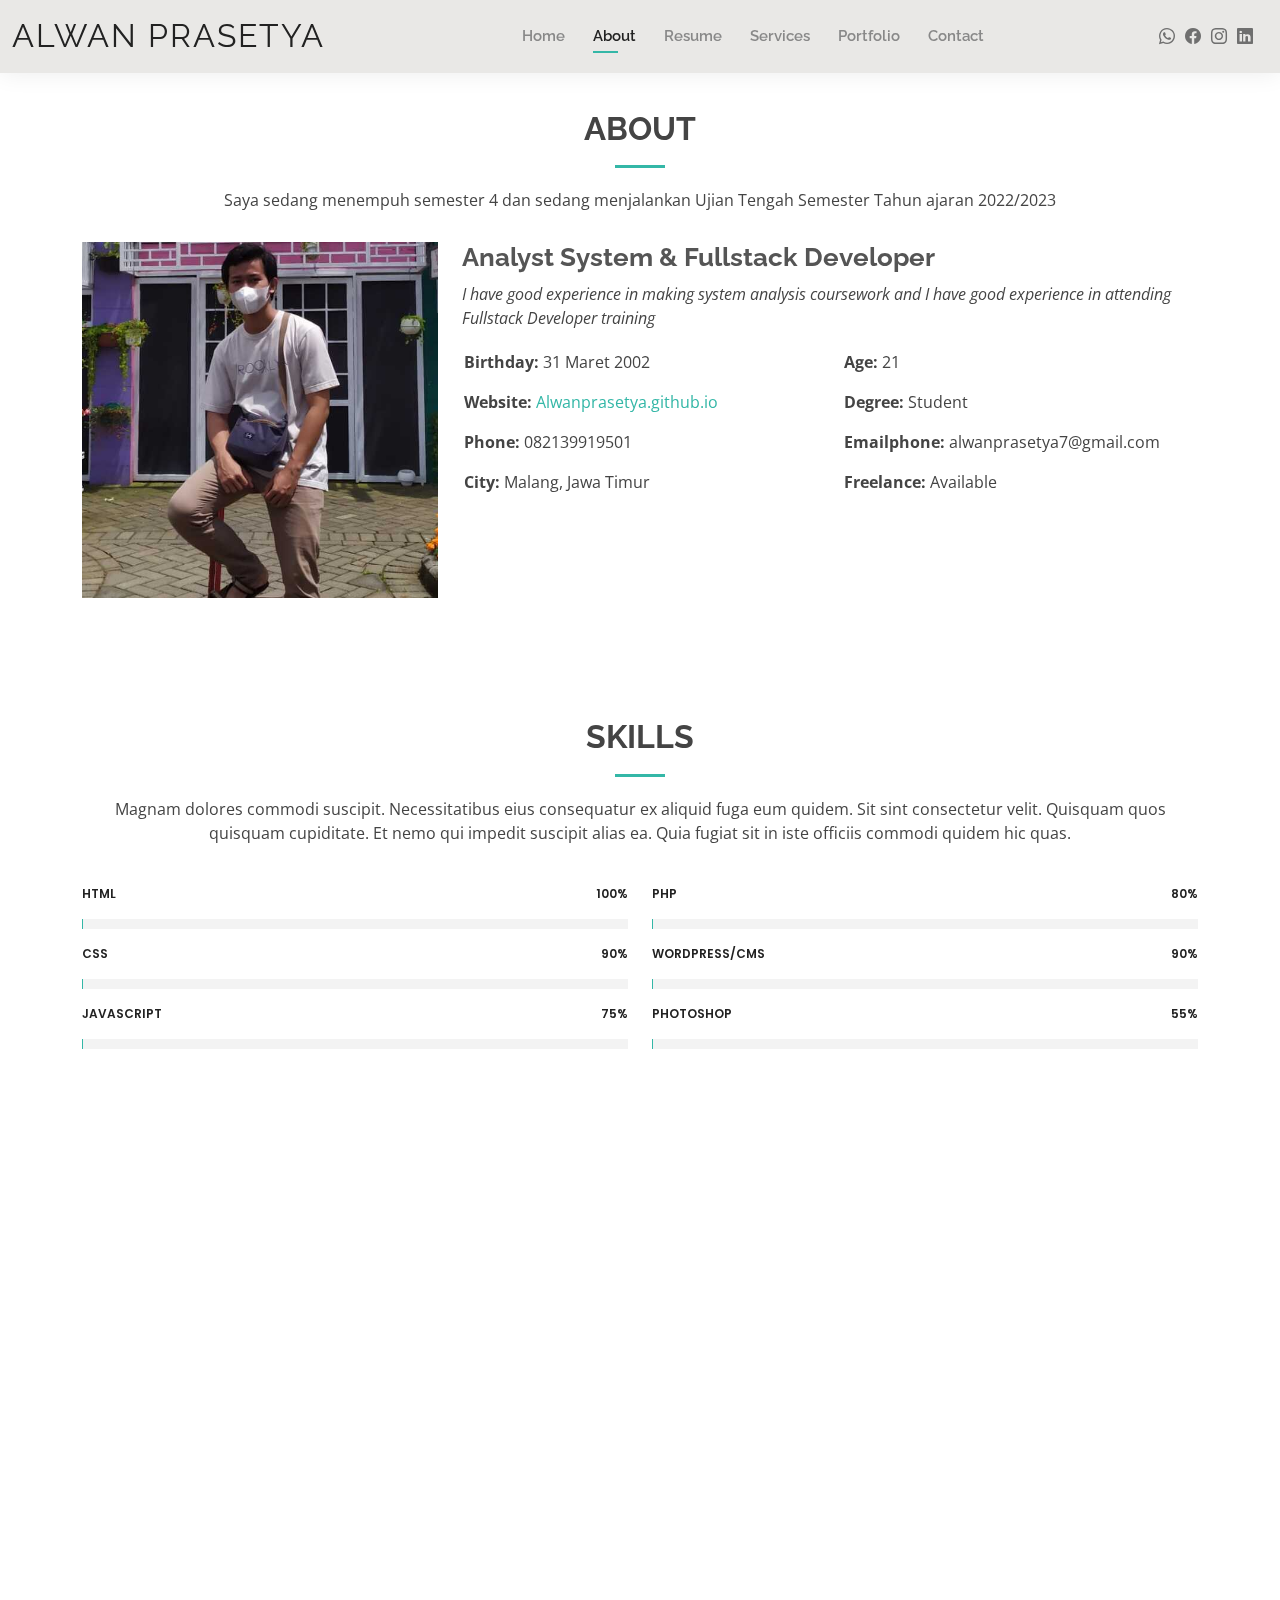
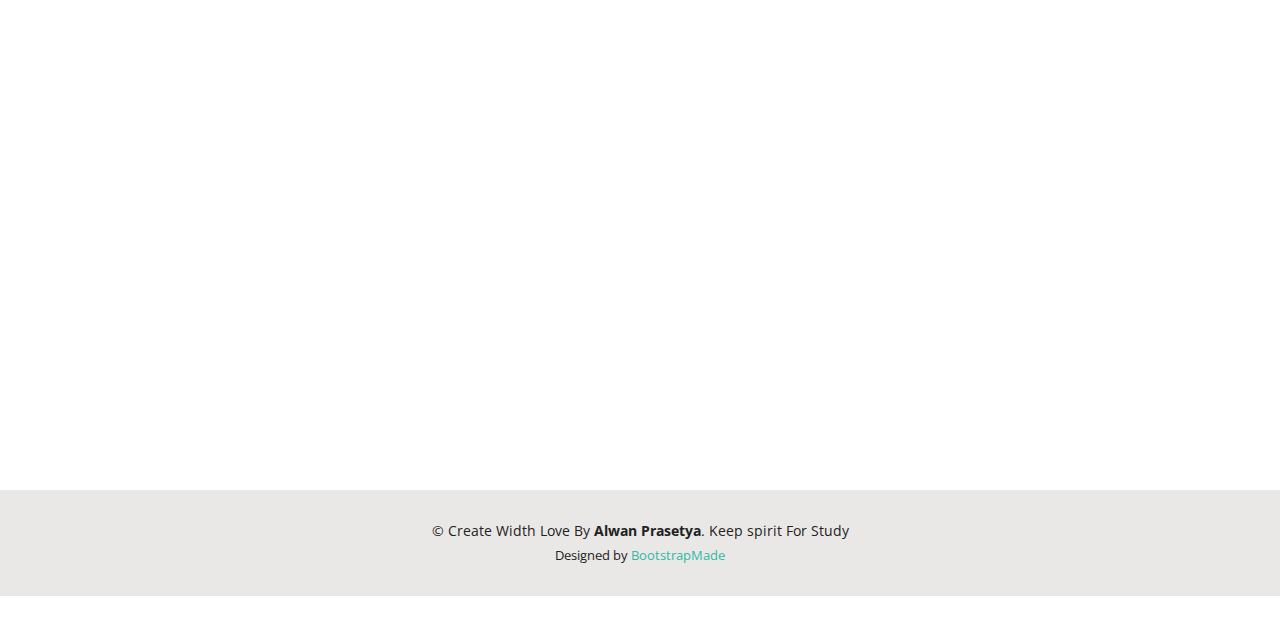
<file: about.html>
<!DOCTYPE html>
<html lang="en">

<head>
  <meta charset="utf-8">
  <meta content="width=device-width, initial-scale=1.0" name="viewport">

  <title>About - Web Portfolio Saya</title>
  <meta content="" name="description">
  <meta content="" name="keywords">

  <!-- Favicons -->
  <link href="assets/img/favicon.png" rel="icon">
  <link href="assets/img/apple-touch-icon.png" rel="apple-touch-icon">

  <!-- Google Fonts -->
  <link href="https://fonts.googleapis.com/css?family=Open+Sans:300,300i,400,400i,600,600i,700,700i|Raleway:300,300i,400,400i,500,500i,600,600i,700,700i|Poppins:300,300i,400,400i,500,500i,600,600i,700,700i" rel="stylesheet">

  <!-- Vendor CSS Files -->
  <link href="assets/vendor/aos/aos.css" rel="stylesheet">
  <link href="assets/vendor/bootstrap/css/bootstrap.min.css" rel="stylesheet">
  <link href="assets/vendor/bootstrap-icons/bootstrap-icons.css" rel="stylesheet">
  <link href="assets/vendor/boxicons/css/boxicons.min.css" rel="stylesheet">
  <link href="assets/vendor/glightbox/css/glightbox.min.css" rel="stylesheet">
  <link href="assets/vendor/swiper/swiper-bundle.min.css" rel="stylesheet">

  <!-- Template Main CSS File -->
  <link href="assets/css/style.css" rel="stylesheet">

  <!-- =======================================================
  * Template Name: Kelly
  * Updated: Mar 10 2023 with Bootstrap v5.2.3
  * Template URL: https://bootstrapmade.com/kelly-free-bootstrap-cv-resume-html-template/
  * Author: BootstrapMade.com
  * License: https://bootstrapmade.com/license/
  ======================================================== -->
</head>

<body>

  <!-- ======= Header ======= -->
  <header id="header" class="fixed-top">
    <div class="container-fluid d-flex justify-content-between align-items-center">

      <h1 class="logo me-auto me-lg-0"><a href="index.html">Alwan Prasetya</a></h1>
      <!-- Uncomment below if you prefer to use an image logo -->
      <!-- <a href="index.html" class="logo"><img src="assets/img/logo.png" alt="" class="img-fluid"></a>-->

      <nav id="navbar" class="navbar order-last order-lg-0">
        <ul>
          <li><a href="index.html">Home</a></li>
          <li><a class="active" href="about.html">About</a></li>
          <li><a href="resume.html">Resume</a></li>
          <li><a href="services.html">Services</a></li>
          <li><a href="portfolio.html">Portfolio</a></li>
          <li><a href="contact.html">Contact</a></li>
        </ul>
        <i class="bi bi-list mobile-nav-toggle"></i>
      </nav><!-- .navbar -->

      <div class="header-social-links">
        <a href="https://wa.me/qr/VSWO5QZLMLECM1" class="whatsapp"><i class="bi bi-whatsapp"></i></a>
        <a href="#" class="facebook"><i class="bi bi-facebook"></i></a>
        <a href="https://www.instagram.com/alwan_setya/" class="instagram"><i class="bi bi-instagram"></i></a>
        <a href="#" class="linkedin"><i class="bi bi-linkedin"></i></i></a>
      </div>

    </div>

  </header><!-- End Header -->

  <main id="main">

    <!-- ======= About Section ======= -->
    <section id="about" class="about">
      <div class="container" data-aos="fade-up">

        <div class="section-title">
          <h2>About</h2>
          <p> Saya sedang menempuh semester 4 dan sedang menjalankan Ujian Tengah Semester Tahun ajaran 2022/2023</p>
        </div>

        <div class="row">
          <div class="col-lg-4">
            <img src="assets/img/about.jpg" class="img-fluid" alt="">
          </div>
          <div class="col-lg-8 pt-4 pt-lg-0 content">
            <h3>Analyst System &amp; Fullstack Developer</h3>
            <p class="fst-italic"> 
              I have good experience in making system analysis coursework and I have good experience in attending Fullstack Developer training  </p>
            <div class="row">
              <div class="col-lg-6">
                <ul>
                  <li><i class="bi bi-rounded-right"></i> <strong>Birthday:</strong> 31 Maret 2002</li>
                  <li><i class="bi bi-rounded-right"></i> <strong>Website:</strong> <a href="https://Alwanprasetya.github.io">Alwanprasetya.github.io</a></li>
                  <li><i class="bi bi-rounded-right"></i> <strong>Phone:</strong> 082139919501</li>
                  <li><i class="bi bi-rounded-right"></i> <strong>City:</strong> Malang, Jawa Timur</li>
                </ul>
              </div>
              <div class="col-lg-6">
                <ul>
                  <li><i class="bi bi-rounded-right"></i> <strong>Age:</strong> 21</li>
                  <li><i class="bi bi-rounded-right"></i> <strong>Degree:</strong> Student</li>
                  <li><i class="bi bi-rounded-right"></i> <strong>Emailphone:</strong> alwanprasetya7@gmail.com</li>
                  <li><i class="bi bi-rounded-right"></i> <strong>Freelance:</strong> Available</li>
                </ul>
              </div>
            </div>
            <p>
              
            </p>
          </div>
        </div>

      </div>
    </section><!-- End About Section -->

    <!-- ======= Skills Section ======= -->
    <section id="skills" class="skills">
      <div class="container" data-aos="fade-up">

        <div class="section-title">
          <h2>Skills</h2>
          <p>Magnam dolores commodi suscipit. Necessitatibus eius consequatur ex aliquid fuga eum quidem. Sit sint consectetur velit. Quisquam quos quisquam cupiditate. Et nemo qui impedit suscipit alias ea. Quia fugiat sit in iste officiis commodi quidem hic quas.</p>
        </div>

        <div class="row skills-content">

          <div class="col-lg-6">

            <div class="progress">
              <span class="skill">HTML <i class="val">100%</i></span>
              <div class="progress-bar-wrap">
                <div class="progress-bar" role="progressbar" aria-valuenow="100" aria-valuemin="0" aria-valuemax="100"></div>
              </div>
            </div>

            <div class="progress">
              <span class="skill">CSS <i class="val">90%</i></span>
              <div class="progress-bar-wrap">
                <div class="progress-bar" role="progressbar" aria-valuenow="90" aria-valuemin="0" aria-valuemax="100"></div>
              </div>
            </div>

            <div class="progress">
              <span class="skill">JavaScript <i class="val">75%</i></span>
              <div class="progress-bar-wrap">
                <div class="progress-bar" role="progressbar" aria-valuenow="75" aria-valuemin="0" aria-valuemax="100"></div>
              </div>
            </div>

          </div>

          <div class="col-lg-6">

            <div class="progress">
              <span class="skill">PHP <i class="val">80%</i></span>
              <div class="progress-bar-wrap">
                <div class="progress-bar" role="progressbar" aria-valuenow="80" aria-valuemin="0" aria-valuemax="100"></div>
              </div>
            </div>

            <div class="progress">
              <span class="skill">WordPress/CMS <i class="val">90%</i></span>
              <div class="progress-bar-wrap">
                <div class="progress-bar" role="progressbar" aria-valuenow="90" aria-valuemin="0" aria-valuemax="100"></div>
              </div>
            </div>

            <div class="progress">
              <span class="skill">Photoshop <i class="val">55%</i></span>
              <div class="progress-bar-wrap">
                <div class="progress-bar" role="progressbar" aria-valuenow="55" aria-valuemin="0" aria-valuemax="100"></div>
              </div>
            </div>

          </div>

        </div>

      </div>
    </section><!-- End Skills Section -->

    <!-- ======= Facts Section ======= -->
    <section id="facts" class="facts">
      <div class="container" data-aos="fade-up">

        <div class="section-title">
          <h2>Facts</h2>
          <p>Magnam dolores commodi suscipit. Necessitatibus eius consequatur ex aliquid fuga eum quidem. Sit sint consectetur velit. Quisquam quos quisquam cupiditate. Et nemo qui impedit suscipit alias ea. Quia fugiat sit in iste officiis commodi quidem hic quas.</p>
        </div>

        <div class="row counters">

          <div class="col-lg-3 col-6 text-center">
            <span data-purecounter-start="0" data-purecounter-end="232" data-purecounter-duration="1" class="purecounter"></span>
            <p>Clients</p>
          </div>

          <div class="col-lg-3 col-6 text-center">
            <span data-purecounter-start="0" data-purecounter-end="521" data-purecounter-duration="1" class="purecounter"></span>
            <p>Projects</p>
          </div>

          <div class="col-lg-3 col-6 text-center">
            <span data-purecounter-start="0" data-purecounter-end="1463" data-purecounter-duration="1" class="purecounter"></span>
            <p>Hours Of Support</p>
          </div>

          <div class="col-lg-3 col-6 text-center">
            <span data-purecounter-start="0" data-purecounter-end="15" data-purecounter-duration="1" class="purecounter"></span>
            <p>Hard Workers</p>
          </div>

        </div>

      </div>
    </section><!-- End Facts Section -->

    <!-- ======= Testimonials Section ======= -->
    <section id="testimonials" class="testimonials">
      <div class="container" data-aos="fade-up">

        <div class="section-title">
          <h2>Testimonials</h2>
          <p>Magnam dolores commodi suscipit. Necessitatibus eius consequatur ex aliquid fuga eum quidem. Sit sint consectetur velit. Quisquam quos quisquam cupiditate. Et nemo qui impedit suscipit alias ea. Quia fugiat sit in iste officiis commodi quidem hic quas.</p>
        </div>

        <div class="testimonials-slider swiper" data-aos="fade-up" data-aos-delay="100">
          <div class="swiper-wrapper">

            <div class="swiper-slide">
              <div class="testimonial-item">
                <img src="assets/img/testimonials/testimonials-1.jpg" class="testimonial-img" alt="">
                <h3>Saul Goodman</h3>
                <h4>Ceo &amp; Founder</h4>
                <p>
                  <i class="bx bxs-quote-alt-left quote-icon-left"></i>
                  Proin iaculis purus consequat sem cure digni ssim donec porttitora entum suscipit rhoncus. Accusantium quam, ultricies eget id, aliquam eget nibh et. Maecen aliquam, risus at semper.
                  <i class="bx bxs-quote-alt-right quote-icon-right"></i>
                </p>
              </div>
            </div><!-- End testimonial item -->

            <div class="swiper-slide">
              <div class="testimonial-item">
                <img src="assets/img/testimonials/testimonials-2.jpg" class="testimonial-img" alt="">
                <h3>Sara Wilsson</h3>
                <h4>Designer</h4>
                <p>
                  <i class="bx bxs-quote-alt-left quote-icon-left"></i>
                  Export tempor illum tamen malis malis eram quae irure esse labore quem cillum quid cillum eram malis quorum velit fore eram velit sunt aliqua noster fugiat irure amet legam anim culpa.
                  <i class="bx bxs-quote-alt-right quote-icon-right"></i>
                </p>
              </div>
            </div><!-- End testimonial item -->

            <div class="swiper-slide">
              <div class="testimonial-item">
                <img src="assets/img/testimonials/testimonials-3.jpg" class="testimonial-img" alt="">
                <h3>Jena Karlis</h3>
                <h4>Store Owner</h4>
                <p>
                  <i class="bx bxs-quote-alt-left quote-icon-left"></i>
                  Enim nisi quem export duis labore cillum quae magna enim sint quorum nulla quem veniam duis minim tempor labore quem eram duis noster aute amet eram fore quis sint minim.
                  <i class="bx bxs-quote-alt-right quote-icon-right"></i>
                </p>
              </div>
            </div><!-- End testimonial item -->

            <div class="swiper-slide">
              <div class="testimonial-item">
                <img src="assets/img/testimonials/testimonials-4.jpg" class="testimonial-img" alt="">
                <h3>Matt Brandon</h3>
                <h4>Freelancer</h4>
                <p>
                  <i class="bx bxs-quote-alt-left quote-icon-left"></i>
                  Fugiat enim eram quae cillum dolore dolor amet nulla culpa multos export minim fugiat minim velit minim dolor enim duis veniam ipsum anim magna sunt elit fore quem dolore labore illum veniam.
                  <i class="bx bxs-quote-alt-right quote-icon-right"></i>
                </p>
              </div>
            </div><!-- End testimonial item -->

            <div class="swiper-slide">
              <div class="testimonial-item">
                <img src="assets/img/testimonials/testimonials-5.jpg" class="testimonial-img" alt="">
                <h3>John Larson</h3>
                <h4>Entrepreneur</h4>
                <p>
                  <i class="bx bxs-quote-alt-left quote-icon-left"></i>
                  Quis quorum aliqua sint quem legam fore sunt eram irure aliqua veniam tempor noster veniam enim culpa labore duis sunt culpa nulla illum cillum fugiat legam esse veniam culpa fore nisi cillum quid.
                  <i class="bx bxs-quote-alt-right quote-icon-right"></i>
                </p>
              </div>
            </div><!-- End testimonial item -->

          </div>
          <div class="swiper-pagination"></div>
        </div>

      </div>
    </section><!-- End Testimonials Section -->

  </main><!-- End #main -->

  <!-- ======= Footer ======= -->
  <footer id="footer">
    <div class="container">
      <div class="copyright">
        &copy; Create Width Love By <strong><span>Alwan Prasetya</span></strong>. Keep spirit For Study
      </div>
      <div class="credits">
        <!-- All the links in the footer should remain intact. -->
        <!-- You can delete the links only if you purchased the pro version. -->
        <!-- Licensing information: https://bootstrapmade.com/license/ -->
        <!-- Purchase the pro version with working PHP/AJAX contact form: https://bootstrapmade.com/kelly-free-bootstrap-cv-resume-html-template/ -->
        Designed by <a href="https://bootstrapmade.com/">BootstrapMade</a>
      </div>
    </div>
  </footer><!-- End  Footer -->

  <div id="preloader"></div>
  <a href="#" class="back-to-top d-flex align-items-center justify-content-center"><i class="bi bi-arrow-up-short"></i></a>

  <!-- Vendor JS Files -->
  <script src="assets/vendor/purecounter/purecounter_vanilla.js"></script>
  <script src="assets/vendor/aos/aos.js"></script>
  <script src="assets/vendor/bootstrap/js/bootstrap.bundle.min.js"></script>
  <script src="assets/vendor/glightbox/js/glightbox.min.js"></script>
  <script src="assets/vendor/isotope-layout/isotope.pkgd.min.js"></script>
  <script src="assets/vendor/swiper/swiper-bundle.min.js"></script>
  <script src="assets/vendor/waypoints/noframework.waypoints.js"></script>
  <script src="assets/vendor/php-email-form/validate.js"></script>

  <!-- Template Main JS File -->
  <script src="assets/js/main.js"></script>

</body>

</html>
</file>
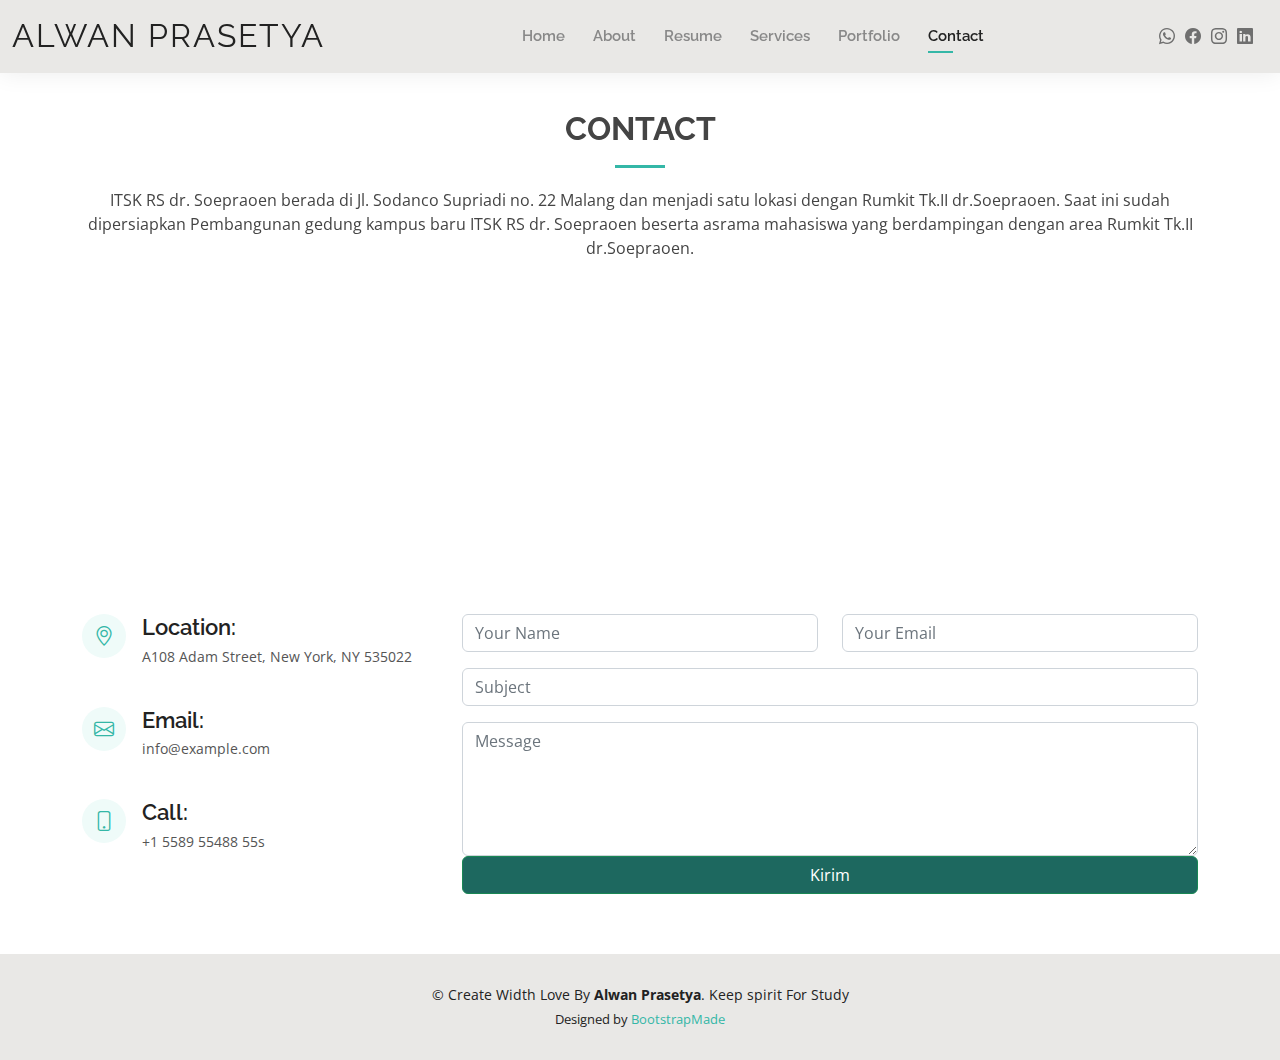
<file: contact.html>
<!DOCTYPE html>
<html lang="en">

<head>
  <meta charset="utf-8">
  <meta content="width=device-width, initial-scale=1.0" name="viewport">

  <title>Contact - Web Portfolio Saya</title>
  <meta content="" name="description">
  <meta content="" name="keywords">

  <!-- Favicons -->
  <link href="assets/img/favicon.png" rel="icon">
  <link href="assets/img/apple-touch-icon.png" rel="apple-touch-icon">

  <!-- Google Fonts -->
  <link href="https://fonts.googleapis.com/css?family=Open+Sans:300,300i,400,400i,600,600i,700,700i|Raleway:300,300i,400,400i,500,500i,600,600i,700,700i|Poppins:300,300i,400,400i,500,500i,600,600i,700,700i" rel="stylesheet">

  <!-- Vendor CSS Files -->
  <link href="assets/vendor/aos/aos.css" rel="stylesheet">
  <link href="assets/vendor/bootstrap/css/bootstrap.min.css" rel="stylesheet">
  <link href="assets/vendor/bootstrap-icons/bootstrap-icons.css" rel="stylesheet">
  <link href="assets/vendor/boxicons/css/boxicons.min.css" rel="stylesheet">
  <link href="assets/vendor/glightbox/css/glightbox.min.css" rel="stylesheet">
  <link href="assets/vendor/swiper/swiper-bundle.min.css" rel="stylesheet">

  <!-- Template Main CSS File -->
  <link href="assets/css/style.css" rel="stylesheet">

  <!-- =======================================================
  * Template Name: Kelly
  * Updated: Mar 10 2023 with Bootstrap v5.2.3
  * Template URL: https://bootstrapmade.com/kelly-free-bootstrap-cv-resume-html-template/
  * Author: BootstrapMade.com
  * License: https://bootstrapmade.com/license/
  ======================================================== -->
</head>

<body>

  <!-- ======= Header ======= -->
  <header id="header" class="fixed-top">
    <div class="container-fluid d-flex justify-content-between align-items-center">

      <h1 class="logo me-auto me-lg-0"><a href="index.html">Alwan Prasetya</a></h1>
      <!-- Uncomment below if you prefer to use an image logo -->
      <!-- <a href="index.html" class="logo"><img src="assets/img/logo.png" alt="" class="img-fluid"></a>-->

      <nav id="navbar" class="navbar order-last order-lg-0">
        <ul>
          <li><a href="index.html">Home</a></li>
          <li><a href="about.html">About</a></li>
          <li><a href="resume.html">Resume</a></li>
          <li><a href="services.html">Services</a></li>
          <li><a href="portfolio.html">Portfolio</a></li>
          <li><a class="active" href="contact.html">Contact</a></li>
        </ul>
        <i class="bi bi-list mobile-nav-toggle"></i>
      </nav><!-- .navbar -->

      <div class="header-social-links">
        <a href="https://wa.me/qr/VSWO5QZLMLECM1" class="whatsapp"><i class="bi bi-whatsapp"></i></a>
        <a href="#" class="facebook"><i class="bi bi-facebook"></i></a>
        <a href="https://www.instagram.com/alwan_setya/" class="instagram"><i class="bi bi-instagram"></i></a>
        <a href="#" class="linkedin"><i class="bi bi-linkedin"></i></i></a>
      </div>

    </div>

  </header><!-- End Header -->

  <main id="main">

    <!-- ======= Contact Section ======= -->
    <section id="contact" class="contact">
      <div class="container" data-aos="fade-up">

        <div class="section-title">
          <h2>Contact</h2>
          <p>ITSK RS dr. Soepraoen berada di Jl. Sodanco Supriadi no. 22 Malang dan menjadi satu lokasi dengan Rumkit Tk.II dr.Soepraoen. Saat ini sudah dipersiapkan Pembangunan gedung kampus baru ITSK RS dr. Soepraoen beserta asrama mahasiswa yang berdampingan dengan area Rumkit Tk.II dr.Soepraoen.</p>
        </div>

        <div>
          <iframe style="border:0; width: 100%; height: 270px;" src="https://www.google.com/maps/embed?pb=!1m18!1m12!1m3!1d1975.5480724850152!2d112.61946437598995!3d-7.98900724855455!2m3!1f0!2f0!3f0!3m2!1i1024!2i768!4f13.1!3m3!1m2!1s0x2dd6281d6d2d9ecf%3A0x30e491887b18d4f0!2sKampus%202%20ITSK%20RS%20dr.%20Soepraoen!5e0!3m2!1sid!2sid!4v1681271156922!5m2!1sid!2sid" width="600" height="450" style="border:0;" allowfullscreen="" loading="lazy" referrerpolicy="no-referrer-when-downgrade" frameborder="0" allowfullscreen></iframe>
          </div>

        <div class="row mt-5">

          <div class="col-lg-4">
            <div class="info">
              <div class="address">
                <i class="bi bi-geo-alt"></i>
                <h4>Location:</h4>
                <p>A108 Adam Street, New York, NY 535022</p>
              </div>

              <div class="email">
                <i class="bi bi-envelope"></i>
                <h4>Email:</h4>
                <p>info@example.com</p>
              </div>

              <div class="phone">
                <i class="bi bi-phone"></i>
                <h4>Call:</h4>
                <p>+1 5589 55488 55s</p>
              </div>

            </div>

          </div>

          <div class="col-lg-8 mt-5 mt-lg-0">
           
            <div class="alert alert-success alert-dismissible fade show d-none my-alert" role="alert">
              <strong>Terimakasih</strong> Pesan anda sudah saya terima.
              <button type="button" class="btn-close" data-bs-dismiss="alert" aria-label="Close"></button>
            </div>
            <!-- kontak -->
            <form name="portofolio-contact-form" >
              <div class="row">
                <div class="col-md-6 form-group">
                  <input type="text" name="name" class="form-control" id="name"
                  aria-describedby="name" placeholder="Your Name" >
                </div>
                <div class="col-md-6 form-group mt-3 mt-md-0">
                  <input type="email" class="form-control" name="email" id="email" aria-describedby="email" placeholder="Your Email" >
                </div>
              </div>
              <div class="form-group mt-3">
                <input type="text" class="form-control" name="subject" id="subject" placeholder="Subject" >
              </div>
              <div class="form-group mt-3">
                <textarea class="form-control" name="message" rows="5" placeholder="Message" ></textarea>
              </div>
              <button type="submit" name="btn-kirim" class="btn btn-success btn-kirim">Kirim</button>

              <button class="btn btn-primary btn-loading d-none" type="button" disabled>
                <span class="spinner-border spinner-border-sm" role="status" aria-hidden="true"></span>
                Loading...
              </button>
            </form>

          </div>

        </div>

      </div>
    </section><!-- End Contact Section -->

  </main><!-- End #main -->

  <!-- ======= Footer ======= -->
  <footer id="footer">
    <div class="container">
      <div class="copyright">
        &copy; Create Width Love By <strong><span>Alwan Prasetya</span></strong>. Keep spirit For Study
      </div>
      <div class="credits">
        <!-- All the links in the footer should remain intact. -->
        <!-- You can delete the links only if you purchased the pro version. -->
        <!-- Licensing information: https://bootstrapmade.com/license/ -->
        <!-- Purchase the pro version with working PHP/AJAX contact form: https://bootstrapmade.com/kelly-free-bootstrap-cv-resume-html-template/ -->
        Designed by <a href="https://bootstrapmade.com/">BootstrapMade</a>
      </div>
    </div>
  </footer><!-- End  Footer -->

  <div id="preloader"></div>
  <a href="#" class="back-to-top d-flex align-items-center justify-content-center"><i class="bi bi-arrow-up-short"></i></a>

  <!-- Vendor JS Files -->
  <script src="assets/vendor/purecounter/purecounter_vanilla.js"></script>
  <script src="assets/vendor/aos/aos.js"></script>
  <script src="assets/vendor/bootstrap/js/bootstrap.bundle.min.js"></script>
  <script src="assets/vendor/glightbox/js/glightbox.min.js"></script>
  <script src="assets/vendor/isotope-layout/isotope.pkgd.min.js"></script>
  <script src="assets/vendor/swiper/swiper-bundle.min.js"></script>
  <script src="assets/vendor/waypoints/noframework.waypoints.js"></script>
  <script src="assets/vendor/php-email-form/validate.js"></script>

  <!-- Template Main JS File -->
  <script src="assets/js/main.js"></script>

  <script>
    const scriptURL = 'https://script.google.com/macros/s/AKfycbx695RuYnhVnRJyukNlezlj6C_F1w-tmCe__GKlPAYF6WKrS6t7i0-u0O4RuQva8srN/exec';
    const form = document.forms['portofolio-contact-form'];
    const btnKirim = document.querySelector('.btn-kirim');
    const btnLoading = document.querySelector('.btn-loading');
    const myAlert = document.querySelector('.my-alert');
  
    form.addEventListener("submit", (e) => {
        e.preventDefault();
        //ketika tombol submit diklik
        //tampilkan tombol loading, hilangkan tombol kirim
        btnLoading.classList.toggle("d-none");
        btnKirim.classList.toggle("d-none");
        fetch(scriptURL, { method: "POST", body: new FormData(form) })
          .then((response) => {
            // Tampilkan tombol kirim, hilangkan tombol loading
            btnLoading.classList.toggle("d-none");
            btnKirim.classList.toggle("d-none");
            // Tampilkan alert
            myAlert.classList.toggle("d-none");
            //reset formnya
            form.reset();
            console.log("Success!", response);
          })
          .catch((error) => console.error("error", error.message));
      });
  </script>
  
</body>

</html>
</file>
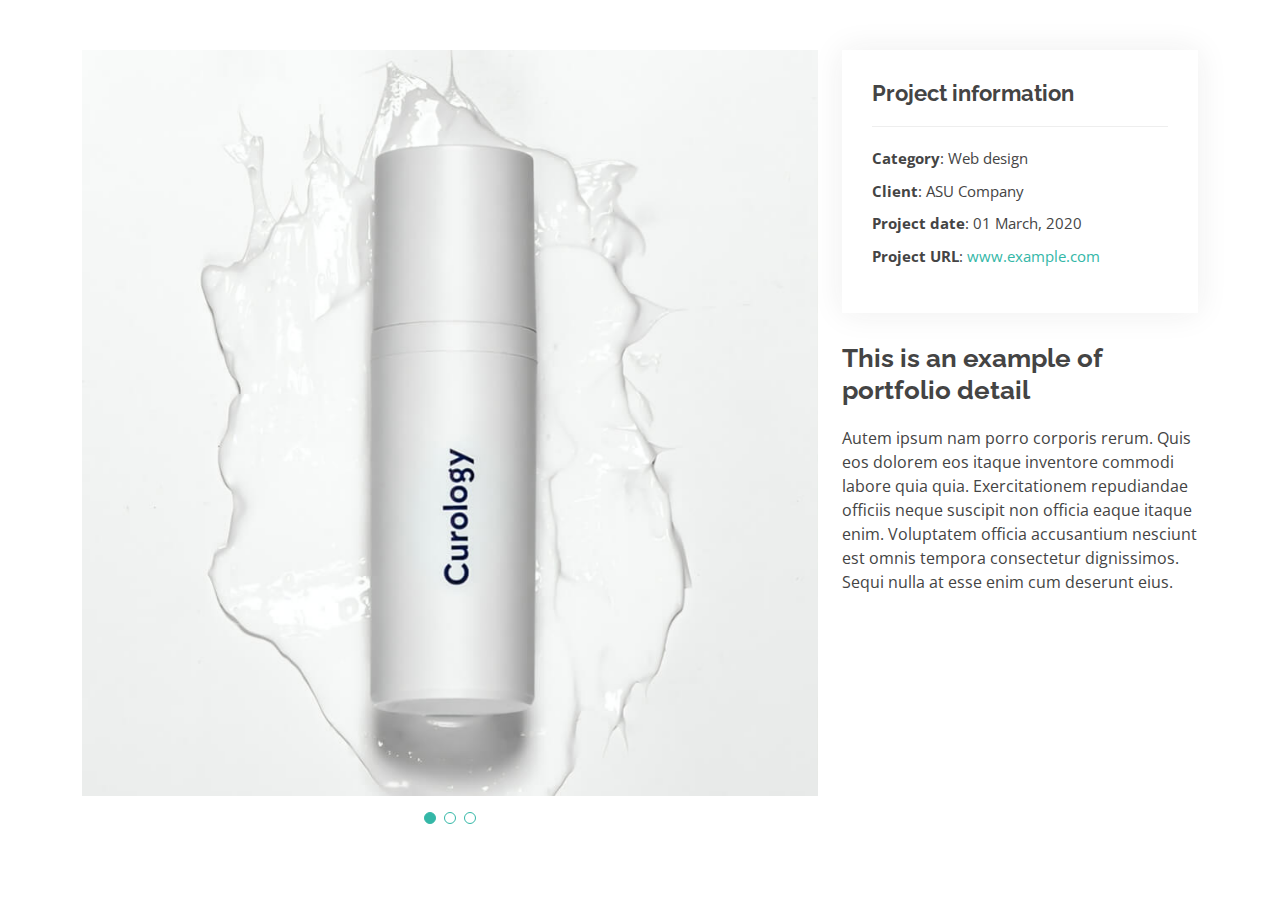
<file: portfolio-details.html>
<!DOCTYPE html>
<html lang="en">
  <head>
    <meta charset="utf-8" />
    <meta content="width=device-width, initial-scale=1.0" name="viewport" />

    <title>Portfolio Details - Kelly Bootstrap Template</title>
    <meta content="" name="description" />
    <meta content="" name="keywords" />

    <!-- Favicons -->
    <link href="assets/img/favicon.png" rel="icon" />
    <link href="assets/img/apple-touch-icon.png" rel="apple-touch-icon" />

    <!-- Google Fonts -->
    <link
      href="https://fonts.googleapis.com/css?family=Open+Sans:300,300i,400,400i,600,600i,700,700i|Raleway:300,300i,400,400i,500,500i,600,600i,700,700i|Poppins:300,300i,400,400i,500,500i,600,600i,700,700i"
      rel="stylesheet"
    />

    <!-- Vendor CSS Files -->
    <link href="assets/vendor/aos/aos.css" rel="stylesheet" />
    <link
      href="assets/vendor/bootstrap/css/bootstrap.min.css"
      rel="stylesheet"
    />
    <link
      href="assets/vendor/bootstrap-icons/bootstrap-icons.css"
      rel="stylesheet"
    />
    <link href="assets/vendor/boxicons/css/boxicons.min.css" rel="stylesheet" />
    <link
      href="assets/vendor/glightbox/css/glightbox.min.css"
      rel="stylesheet"
    />
    <link href="assets/vendor/swiper/swiper-bundle.min.css" rel="stylesheet" />

    <!-- Template Main CSS File -->
    <link href="assets/css/style.css" rel="stylesheet" />

    <!-- =======================================================
  * Template Name: Kelly
  * Updated: Mar 10 2023 with Bootstrap v5.2.3
  * Template URL: https://bootstrapmade.com/kelly-free-bootstrap-cv-resume-html-template/
  * Author: BootstrapMade.com
  * License: https://bootstrapmade.com/license/
  ======================================================== -->
  </head>

  <body>
    <main id="main">
      <!-- ======= Portfolio Details Section ======= -->
      <section id="portfolio-details" class="portfolio-details">
        <div class="container">
          <div class="row gy-4">
            <div class="col-lg-8">
              <div class="portfolio-details-slider swiper">
                <div class="swiper-wrapper align-items-center">
                  <div class="swiper-slide">
                    <img src="assets/img/portfolio/portfolio-1.jpg" alt="" />
                  </div>

                  <div class="swiper-slide">
                    <img src="assets/img/portfolio/portfolio-2.jpg" alt="" />
                  </div>

                  <div class="swiper-slide">
                    <img src="assets/img/portfolio/portfolio-3.jpg" alt="" />
                  </div>
                </div>
                <div class="swiper-pagination"></div>
              </div>
            </div>

            <div class="col-lg-4">
              <div class="portfolio-info">
                <h3>Project information</h3>
                <ul>
                  <li><strong>Category</strong>: Web design</li>
                  <li><strong>Client</strong>: ASU Company</li>
                  <li><strong>Project date</strong>: 01 March, 2020</li>
                  <li>
                    <strong>Project URL</strong>:
                    <a href="#">www.example.com</a>
                  </li>
                </ul>
              </div>
              <div class="portfolio-description">
                <h2>This is an example of portfolio detail</h2>
                <p>
                  Autem ipsum nam porro corporis rerum. Quis eos dolorem eos
                  itaque inventore commodi labore quia quia. Exercitationem
                  repudiandae officiis neque suscipit non officia eaque itaque
                  enim. Voluptatem officia accusantium nesciunt est omnis
                  tempora consectetur dignissimos. Sequi nulla at esse enim cum
                  deserunt eius.
                </p>
              </div>
            </div>
          </div>
        </div>
      </section>
      <!-- End Portfolio Details Section -->
    </main>
    <!-- End #main -->

    <div id="preloader"></div>
    <a
      href="#"
      class="back-to-top d-flex align-items-center justify-content-center"
      ><i class="bi bi-arrow-up-short"></i
    ></a>

    <!-- Vendor JS Files -->
    <script src="assets/vendor/purecounter/purecounter_vanilla.js"></script>
    <script src="assets/vendor/aos/aos.js"></script>
    <script src="assets/vendor/bootstrap/js/bootstrap.bundle.min.js"></script>
    <script src="assets/vendor/glightbox/js/glightbox.min.js"></script>
    <script src="assets/vendor/isotope-layout/isotope.pkgd.min.js"></script>
    <script src="assets/vendor/swiper/swiper-bundle.min.js"></script>
    <script src="assets/vendor/waypoints/noframework.waypoints.js"></script>
    <script src="assets/vendor/php-email-form/validate.js"></script>

    <!-- Template Main JS File -->
    <script src="assets/js/main.js"></script>
  </body>
</html>
</file>
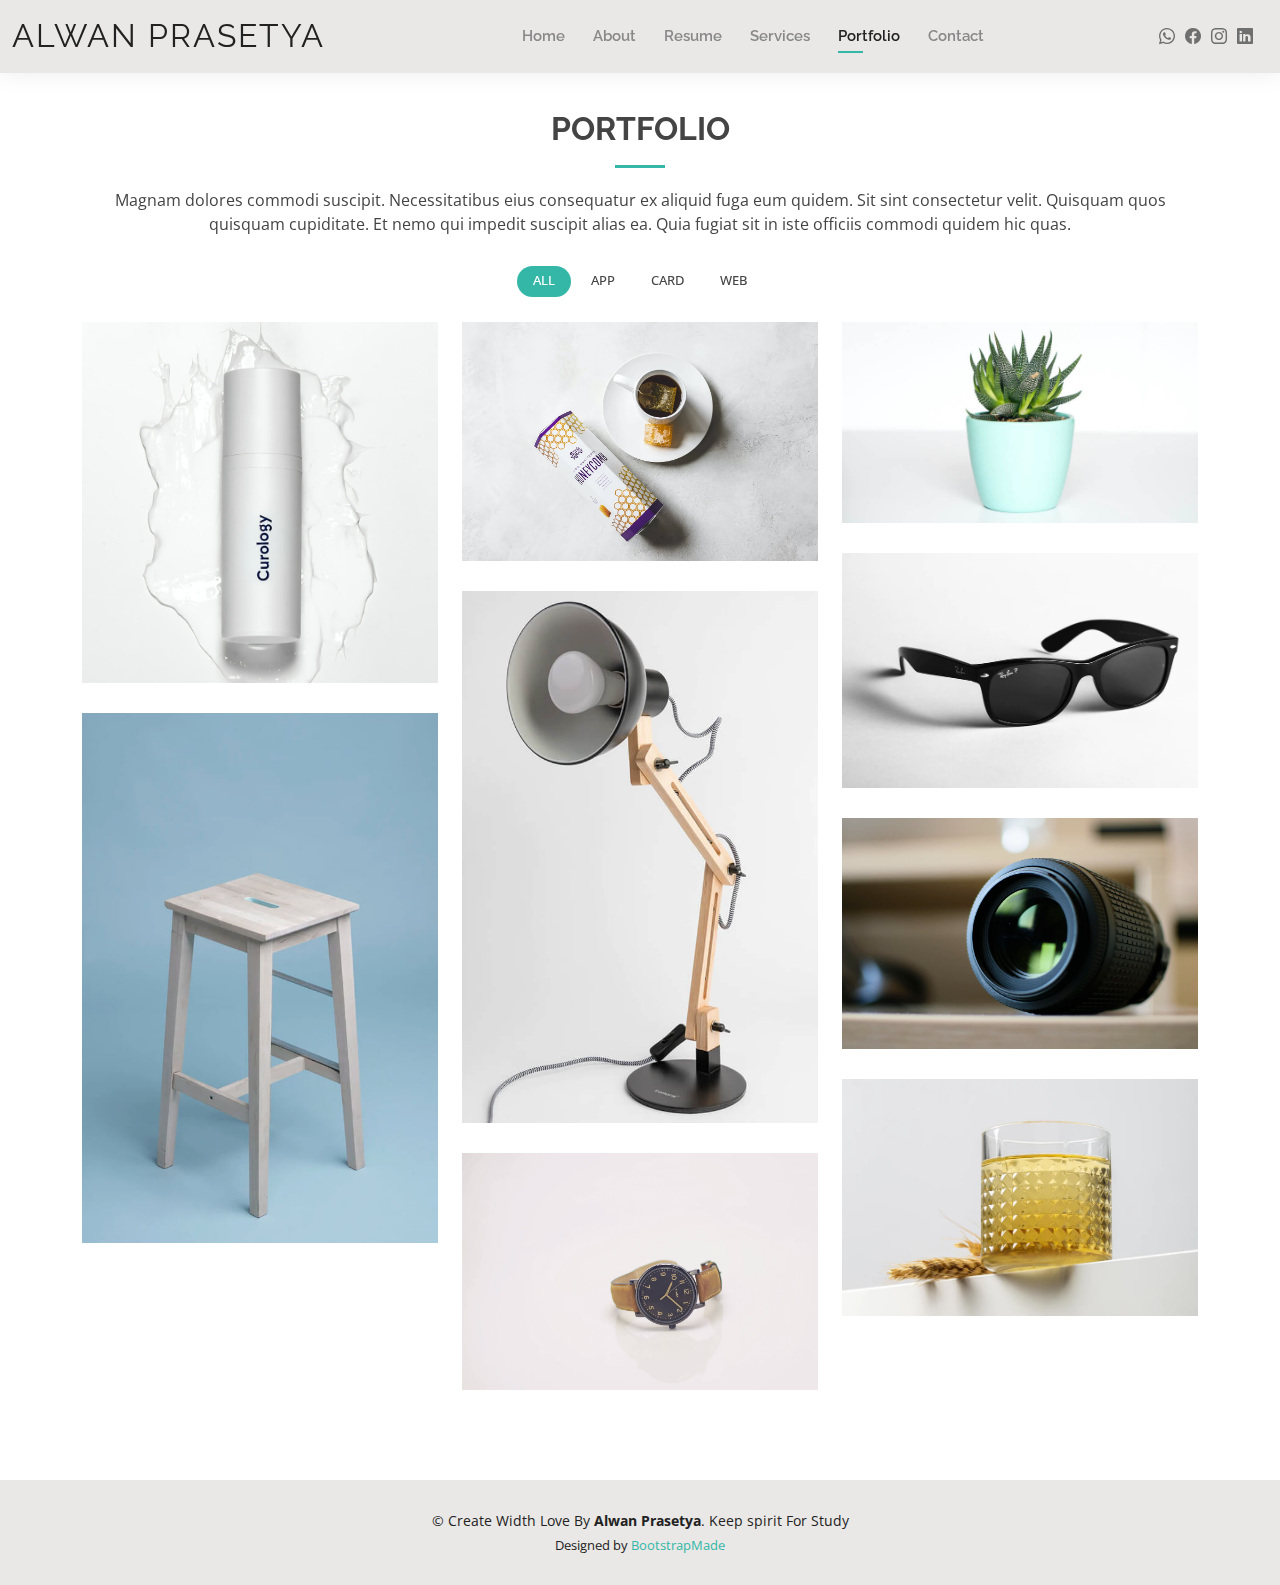
<file: portfolio.html>
<!DOCTYPE html>
<html lang="en">

<head>
  <meta charset="utf-8">
  <meta content="width=device-width, initial-scale=1.0" name="viewport">

  <title>Portfolio - Web Portfolio Saya</title>
  <meta content="" name="description">
  <meta content="" name="keywords">

  <!-- Favicons -->
  <link href="assets/img/favicon.png" rel="icon">
  <link href="assets/img/apple-touch-icon.png" rel="apple-touch-icon">

  <!-- Google Fonts -->
  <link href="https://fonts.googleapis.com/css?family=Open+Sans:300,300i,400,400i,600,600i,700,700i|Raleway:300,300i,400,400i,500,500i,600,600i,700,700i|Poppins:300,300i,400,400i,500,500i,600,600i,700,700i" rel="stylesheet">

  <!-- Vendor CSS Files -->
  <link href="assets/vendor/aos/aos.css" rel="stylesheet">
  <link href="assets/vendor/bootstrap/css/bootstrap.min.css" rel="stylesheet">
  <link href="assets/vendor/bootstrap-icons/bootstrap-icons.css" rel="stylesheet">
  <link href="assets/vendor/boxicons/css/boxicons.min.css" rel="stylesheet">
  <link href="assets/vendor/glightbox/css/glightbox.min.css" rel="stylesheet">
  <link href="assets/vendor/swiper/swiper-bundle.min.css" rel="stylesheet">

  <!-- Template Main CSS File -->
  <link href="assets/css/style.css" rel="stylesheet">

  <!-- =======================================================
  * Template Name: Kelly
  * Updated: Mar 10 2023 with Bootstrap v5.2.3
  * Template URL: https://bootstrapmade.com/kelly-free-bootstrap-cv-resume-html-template/
  * Author: BootstrapMade.com
  * License: https://bootstrapmade.com/license/
  ======================================================== -->
</head>

<body>

  <!-- ======= Header ======= -->
  <header id="header" class="fixed-top">
    <div class="container-fluid d-flex justify-content-between align-items-center">

      <h1 class="logo me-auto me-lg-0"><a href="index.html">Alwan Prasetya</a></h1>
      <!-- Uncomment below if you prefer to use an image logo -->
      <!-- <a href="index.html" class="logo"><img src="assets/img/logo.png" alt="" class="img-fluid"></a>-->

      <nav id="navbar" class="navbar order-last order-lg-0">
        <ul>
          <li><a href="index.html">Home</a></li>
          <li><a href="about.html">About</a></li>
          <li><a href="resume.html">Resume</a></li>
          <li><a href="services.html">Services</a></li>
          <li><a class="active" href="portfolio.html">Portfolio</a></li>
          <li><a href="contact.html">Contact</a></li>
        </ul>
        <i class="bi bi-list mobile-nav-toggle"></i>
      </nav><!-- .navbar -->

      <div class="header-social-links">
        <a href="https://wa.me/qr/VSWO5QZLMLECM1" class="whatsapp"><i class="bi bi-whatsapp"></i></a>
        <a href="#" class="facebook"><i class="bi bi-facebook"></i></a>
        <a href="https://www.instagram.com/alwan_setya/" class="instagram"><i class="bi bi-instagram"></i></a>
        <a href="#" class="linkedin"><i class="bi bi-linkedin"></i></i></a>
      </div>

    </div>

  </header><!-- End Header -->

  <main id="main">

    <!-- ======= Portfolio Section ======= -->
    <section id="portfolio" class="portfolio">
      <div class="container" data-aos="fade-up">

        <div class="section-title">
          <h2>Portfolio</h2>
          <p>Magnam dolores commodi suscipit. Necessitatibus eius consequatur ex aliquid fuga eum quidem. Sit sint consectetur velit. Quisquam quos quisquam cupiditate. Et nemo qui impedit suscipit alias ea. Quia fugiat sit in iste officiis commodi quidem hic quas.</p>
        </div>

        <div class="row" data-aos="fade-up" data-aos-delay="100">
          <div class="col-lg-12 d-flex justify-content-center">
            <ul id="portfolio-flters">
              <li data-filter="*" class="filter-active">All</li>
              <li data-filter=".filter-app">App</li>
              <li data-filter=".filter-card">Card</li>
              <li data-filter=".filter-web">Web</li>
            </ul>
          </div>
        </div>

        <div class="row portfolio-container" data-aos="fade-up" data-aos-delay="200">

          <div class="col-lg-4 col-md-6 portfolio-item filter-app">
            <div class="portfolio-wrap">
              <img src="assets/img/portfolio/portfolio-1.jpg" class="img-fluid" alt="">
              <div class="portfolio-info">
                <h4>App 1</h4>
                <p>App</p>
                <div class="portfolio-links">
                  <a href="assets/img/portfolio/portfolio-1.jpg" data-gallery="portfolioGallery" class="portfolio-lightbox" title="App 1"><i class="bx bx-plus"></i></a>
                  <a href="portfolio-details.html" class="portfolio-details-lightbox" data-glightbox="type: external" title="Portfolio Details"><i class="bx bx-link"></i></a>
                </div>
              </div>
            </div>
          </div>

          <div class="col-lg-4 col-md-6 portfolio-item filter-web">
            <div class="portfolio-wrap">
              <img src="assets/img/portfolio/portfolio-2.jpg" class="img-fluid" alt="">
              <div class="portfolio-info">
                <h4>Web 3</h4>
                <p>Web</p>
                <div class="portfolio-links">
                  <a href="assets/img/portfolio/portfolio-2.jpg" data-gallery="portfolioGallery" class="portfolio-lightbox" title="Web 3"><i class="bx bx-plus"></i></a>
                  <a href="portfolio-details.html" class="portfolio-details-lightbox" data-glightbox="type: external" title="Portfolio Details"><i class="bx bx-link"></i></a>
                </div>
              </div>
            </div>
          </div>

          <div class="col-lg-4 col-md-6 portfolio-item filter-app">
            <div class="portfolio-wrap">
              <img src="assets/img/portfolio/portfolio-3.jpg" class="img-fluid" alt="">
              <div class="portfolio-info">
                <h4>App 2</h4>
                <p>App</p>
                <div class="portfolio-links">
                  <a href="assets/img/portfolio/portfolio-3.jpg" data-gallery="portfolioGallery" class="portfolio-lightbox" title="App 2"><i class="bx bx-plus"></i></a>
                  <a href="portfolio-details.html" class="portfolio-details-lightbox" data-glightbox="type: external" title="Portfolio Details"><i class="bx bx-link"></i></a>
                </div>
              </div>
            </div>
          </div>

          <div class="col-lg-4 col-md-6 portfolio-item filter-card">
            <div class="portfolio-wrap">
              <img src="assets/img/portfolio/portfolio-4.jpg" class="img-fluid" alt="">
              <div class="portfolio-info">
                <h4>Card 2</h4>
                <p>Card</p>
                <div class="portfolio-links">
                  <a href="assets/img/portfolio/portfolio-4.jpg" data-gallery="portfolioGallery" class="portfolio-lightbox" title="Card 2"><i class="bx bx-plus"></i></a>
                  <a href="portfolio-details.html" class="portfolio-details-lightbox" data-glightbox="type: external" title="Portfolio Details"><i class="bx bx-link"></i></a>
                </div>
              </div>
            </div>
          </div>

          <div class="col-lg-4 col-md-6 portfolio-item filter-web">
            <div class="portfolio-wrap">
              <img src="assets/img/portfolio/portfolio-5.jpg" class="img-fluid" alt="">
              <div class="portfolio-info">
                <h4>Web 2</h4>
                <p>Web</p>
                <div class="portfolio-links">
                  <a href="assets/img/portfolio/portfolio-5.jpg" data-gallery="portfolioGallery" class="portfolio-lightbox" title="Web 2"><i class="bx bx-plus"></i></a>
                  <a href="portfolio-details.html" class="portfolio-details-lightbox" data-glightbox="type: external" title="Portfolio Details"><i class="bx bx-link"></i></a>
                </div>
              </div>
            </div>
          </div>

          <div class="col-lg-4 col-md-6 portfolio-item filter-app">
            <div class="portfolio-wrap">
              <img src="assets/img/portfolio/portfolio-6.jpg" class="img-fluid" alt="">
              <div class="portfolio-info">
                <h4>App 3</h4>
                <p>App</p>
                <div class="portfolio-links">
                  <a href="assets/img/portfolio/portfolio-6.jpg" data-gallery="portfolioGallery" class="portfolio-lightbox" title="App 3"><i class="bx bx-plus"></i></a>
                  <a href="portfolio-details.html" class="portfolio-details-lightbox" data-glightbox="type: external" title="Portfolio Details"><i class="bx bx-link"></i></a>
                </div>
              </div>
            </div>
          </div>

          <div class="col-lg-4 col-md-6 portfolio-item filter-card">
            <div class="portfolio-wrap">
              <img src="assets/img/portfolio/portfolio-7.jpg" class="img-fluid" alt="">
              <div class="portfolio-info">
                <h4>Card 1</h4>
                <p>Card</p>
                <div class="portfolio-links">
                  <a href="assets/img/portfolio/portfolio-7.jpg" data-gallery="portfolioGallery" class="portfolio-lightbox" title="Card 1"><i class="bx bx-plus"></i></a>
                  <a href="portfolio-details.html" class="portfolio-details-lightbox" data-glightbox="type: external" title="Portfolio Details"><i class="bx bx-link"></i></a>
                </div>
              </div>
            </div>
          </div>

          <div class="col-lg-4 col-md-6 portfolio-item filter-card">
            <div class="portfolio-wrap">
              <img src="assets/img/portfolio/portfolio-8.jpg" class="img-fluid" alt="">
              <div class="portfolio-info">
                <h4>Card 3</h4>
                <p>Card</p>
                <div class="portfolio-links">
                  <a href="assets/img/portfolio/portfolio-8.jpg" data-gallery="portfolioGallery" class="portfolio-lightbox" title="Card 3"><i class="bx bx-plus"></i></a>
                  <a href="portfolio-details.html" class="portfolio-details-lightbox" data-glightbox="type: external" title="Portfolio Details"><i class="bx bx-link"></i></a>
                </div>
              </div>
            </div>
          </div>

          <div class="col-lg-4 col-md-6 portfolio-item filter-web">
            <div class="portfolio-wrap">
              <img src="assets/img/portfolio/portfolio-9.jpg" class="img-fluid" alt="">
              <div class="portfolio-info">
                <h4>Web 3</h4>
                <p>Web</p>
                <div class="portfolio-links">
                  <a href="assets/img/portfolio/portfolio-9.jpg" data-gallery="portfolioGallery" class="portfolio-lightbox" title="Web 3"><i class="bx bx-plus"></i></a>
                  <a href="portfolio-details.html" class="portfolio-details-lightbox" data-glightbox="type: external" title="Portfolio Details"><i class="bx bx-link"></i></a>
                </div>
              </div>
            </div>
          </div>

        </div>

      </div>
    </section><!-- End Portfolio Section -->

  </main><!-- End #main -->

  <!-- ======= Footer ======= -->
  <footer id="footer">
    <div class="container">
      <div class="copyright">
        &copy; Create Width Love By <strong><span>Alwan Prasetya</span></strong>. Keep spirit For Study
      </div>
      <div class="credits">
        <!-- All the links in the footer should remain intact. -->
        <!-- You can delete the links only if you purchased the pro version. -->
        <!-- Licensing information: https://bootstrapmade.com/license/ -->
        <!-- Purchase the pro version with working PHP/AJAX contact form: https://bootstrapmade.com/kelly-free-bootstrap-cv-resume-html-template/ -->
        Designed by <a href="https://bootstrapmade.com/">BootstrapMade</a>
      </div>
    </div>
  </footer><!-- End  Footer -->

  <div id="preloader"></div>
  <a href="#" class="back-to-top d-flex align-items-center justify-content-center"><i class="bi bi-arrow-up-short"></i></a>

  <!-- Vendor JS Files -->
  <script src="assets/vendor/purecounter/purecounter_vanilla.js"></script>
  <script src="assets/vendor/aos/aos.js"></script>
  <script src="assets/vendor/bootstrap/js/bootstrap.bundle.min.js"></script>
  <script src="assets/vendor/glightbox/js/glightbox.min.js"></script>
  <script src="assets/vendor/isotope-layout/isotope.pkgd.min.js"></script>
  <script src="assets/vendor/swiper/swiper-bundle.min.js"></script>
  <script src="assets/vendor/waypoints/noframework.waypoints.js"></script>
  <script src="assets/vendor/php-email-form/validate.js"></script>

  <!-- Template Main JS File -->
  <script src="assets/js/main.js"></script>

</body>

</html>
</file>
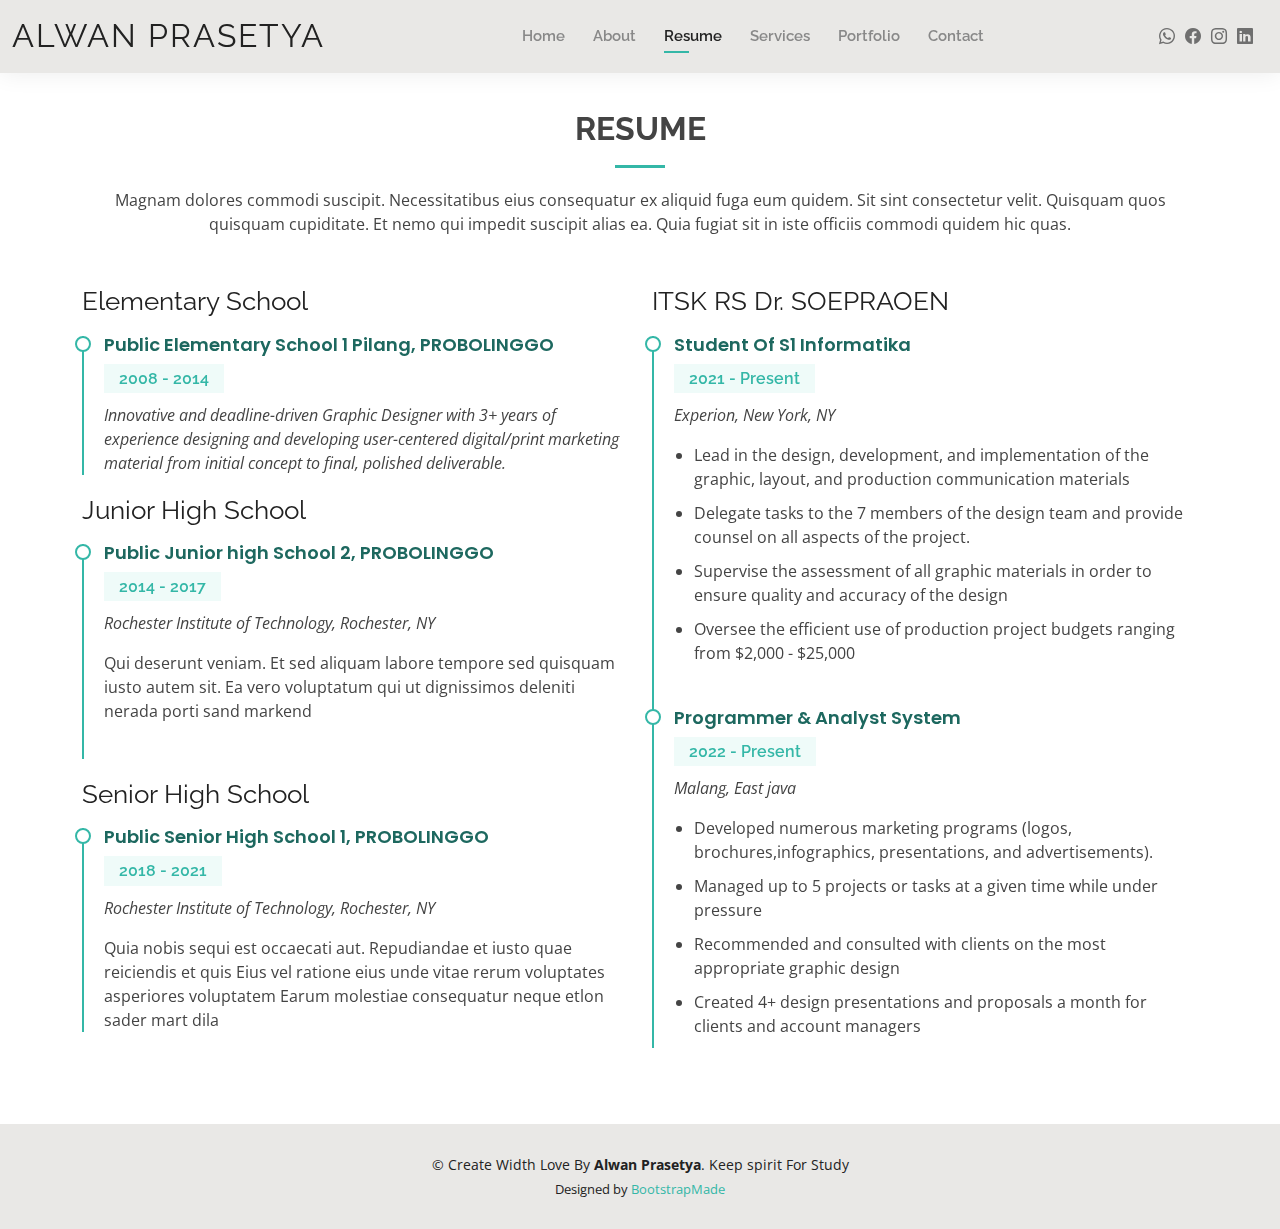
<file: resume.html>
<!DOCTYPE html>
<html lang="en">

<head>
  <meta charset="utf-8">
  <meta content="width=device-width, initial-scale=1.0" name="viewport">

  <title>Resume - Web Portfolio Saya</title>
  <meta content="" name="description">
  <meta content="" name="keywords">

  <!-- Favicons -->
  <link href="assets/img/favicon.png" rel="icon">
  <link href="assets/img/apple-touch-icon.png" rel="apple-touch-icon">

  <!-- Google Fonts -->
  <link href="https://fonts.googleapis.com/css?family=Open+Sans:300,300i,400,400i,600,600i,700,700i|Raleway:300,300i,400,400i,500,500i,600,600i,700,700i|Poppins:300,300i,400,400i,500,500i,600,600i,700,700i" rel="stylesheet">

  <!-- Vendor CSS Files -->
  <link href="assets/vendor/aos/aos.css" rel="stylesheet">
  <link href="assets/vendor/bootstrap/css/bootstrap.min.css" rel="stylesheet">
  <link href="assets/vendor/bootstrap-icons/bootstrap-icons.css" rel="stylesheet">
  <link href="assets/vendor/boxicons/css/boxicons.min.css" rel="stylesheet">
  <link href="assets/vendor/glightbox/css/glightbox.min.css" rel="stylesheet">
  <link href="assets/vendor/swiper/swiper-bundle.min.css" rel="stylesheet">

  <!-- Template Main CSS File -->
  <link href="assets/css/style.css" rel="stylesheet">

  <!-- =======================================================
  * Template Name: Kelly
  * Updated: Mar 10 2023 with Bootstrap v5.2.3
  * Template URL: https://bootstrapmade.com/kelly-free-bootstrap-cv-resume-html-template/
  * Author: BootstrapMade.com
  * License: https://bootstrapmade.com/license/
  ======================================================== -->
</head>

<body>

  <!-- ======= Header ======= -->
  <header id="header" class="fixed-top">
    <div class="container-fluid d-flex justify-content-between align-items-center">

      <h1 class="logo me-auto me-lg-0"><a href="index.html">Alwan Prasetya</a></h1>
      <!-- Uncomment below if you prefer to use an image logo -->
      <!-- <a href="index.html" class="logo"><img src="assets/img/logo.png" alt="" class="img-fluid"></a>-->

      <nav id="navbar" class="navbar order-last order-lg-0">
        <ul>
          <li><a href="index.html">Home</a></li>
          <li><a href="about.html">About</a></li>
          <li><a class="active" href="resume.html">Resume</a></li>
          <li><a href="services.html">Services</a></li>
          <li><a href="portfolio.html">Portfolio</a></li>
          <li><a href="contact.html">Contact</a></li>
        </ul>
        <i class="bi bi-list mobile-nav-toggle"></i>
      </nav><!-- .navbar -->

      <div class="header-social-links">
        <a href="https://wa.me/qr/VSWO5QZLMLECM1" class="whatsapp"><i class="bi bi-whatsapp"></i></a>
        <a href="#" class="facebook"><i class="bi bi-facebook"></i></a>
        <a href="https://www.instagram.com/alwan_setya/" class="instagram"><i class="bi bi-instagram"></i></a>
        <a href="#" class="linkedin"><i class="bi bi-linkedin"></i></i></a>
      </div>

    </div>

  </header><!-- End Header -->

  <main id="main">

    <!-- ======= Resume Section ======= -->
    <section id="resume" class="resume">
      <div class="container" data-aos="fade-up">

        <div class="section-title">
          <h2>Resume</h2>
          <p>Magnam dolores commodi suscipit. Necessitatibus eius consequatur ex aliquid fuga eum quidem. Sit sint consectetur velit. Quisquam quos quisquam cupiditate. Et nemo qui impedit suscipit alias ea. Quia fugiat sit in iste officiis commodi quidem hic quas.</p>
        </div>

        <div class="row">
          <div class="col-lg-6">
            <h3 class="resume-title">Elementary School</h3>
            <div class="resume-item pb-0">
              <h4>Public Elementary School 1 Pilang, PROBOLINGGO</h4>
              <h5>2008 - 2014</h5>
              <p><em>Innovative and deadline-driven Graphic Designer with 3+ years of experience designing and developing user-centered digital/print marketing material from initial concept to final, polished deliverable.</em></p>
              
            </div>

            <h3 class="resume-title">Junior High School</h3>
            <div class="resume-item">
              <h4>Public Junior high School 2, PROBOLINGGO</h4>
              <h5>2014 - 2017</h5>
              <p><em>Rochester Institute of Technology, Rochester, NY</em></p>
              <p>Qui deserunt veniam. Et sed aliquam labore tempore sed quisquam iusto autem sit. Ea vero voluptatum qui ut dignissimos deleniti nerada porti sand markend</p>
            </div>
            <h4 class="resume-title">Senior High School</h4>
            <div class="resume-item">
              <h4>Public Senior High School 1, PROBOLINGGO</h4>
              <h5>2018 - 2021</h5>
              <p><em>Rochester Institute of Technology, Rochester, NY</em></p>
              <p>Quia nobis sequi est occaecati aut. Repudiandae et iusto quae reiciendis et quis Eius vel ratione eius unde vitae rerum voluptates asperiores voluptatem Earum molestiae consequatur neque etlon sader mart dila</p>
            </div>
          </div>
          <div class="col-lg-6">
            <h3 class="resume-title">ITSK RS Dr. SOEPRAOEN</h3>
            <div class="resume-item">
              <h4>Student Of S1 Informatika</h4>
              <h5>2021 - Present</h5>
              <p><em>Experion, New York, NY </em></p>
              <p>
              <ul>
                <li>Lead in the design, development, and implementation of the graphic, layout, and production communication materials</li>
                <li>Delegate tasks to the 7 members of the design team and provide counsel on all aspects of the project. </li>
                <li>Supervise the assessment of all graphic materials in order to ensure quality and accuracy of the design</li>
                <li>Oversee the efficient use of production project budgets ranging from $2,000 - $25,000</li>
              </ul>
              </p>
            </div>
            <div class="resume-item">
              <h4>Programmer & Analyst System</h4>
              <h5>2022 - Present</h5>
              <p><em>Malang, East java</em></p>
              <p>
              <ul>
                <li>Developed numerous marketing programs (logos, brochures,infographics, presentations, and advertisements).</li>
                <li>Managed up to 5 projects or tasks at a given time while under pressure</li>
                <li>Recommended and consulted with clients on the most appropriate graphic design</li>
                <li>Created 4+ design presentations and proposals a month for clients and account managers</li>
              </ul>
              </p>
            </div>
          </div>
        </div>

      </div>
    </section><!-- End Resume Section -->

  </main><!-- End #main -->

  <!-- ======= Footer ======= -->
  <footer id="footer">
    <div class="container">
      <div class="copyright">
        &copy; Create Width Love By <strong><span>Alwan Prasetya</span></strong>. Keep spirit For Study
      </div>
      <div class="credits">
        <!-- All the links in the footer should remain intact. -->
        <!-- You can delete the links only if you purchased the pro version. -->
        <!-- Licensing information: https://bootstrapmade.com/license/ -->
        <!-- Purchase the pro version with working PHP/AJAX contact form: https://bootstrapmade.com/kelly-free-bootstrap-cv-resume-html-template/ -->
        Designed by <a href="https://bootstrapmade.com/">BootstrapMade</a>
      </div>
    </div>
  </footer><!-- End  Footer -->

  <div id="preloader"></div>
  <a href="#" class="back-to-top d-flex align-items-center justify-content-center"><i class="bi bi-arrow-up-short"></i></a>

  <!-- Vendor JS Files -->
  <script src="assets/vendor/purecounter/purecounter_vanilla.js"></script>
  <script src="assets/vendor/aos/aos.js"></script>
  <script src="assets/vendor/bootstrap/js/bootstrap.bundle.min.js"></script>
  <script src="assets/vendor/glightbox/js/glightbox.min.js"></script>
  <script src="assets/vendor/isotope-layout/isotope.pkgd.min.js"></script>
  <script src="assets/vendor/swiper/swiper-bundle.min.js"></script>
  <script src="assets/vendor/waypoints/noframework.waypoints.js"></script>
  <script src="assets/vendor/php-email-form/validate.js"></script>

  <!-- Template Main JS File -->
  <script src="assets/js/main.js"></script>

</body>

</html>
</file>
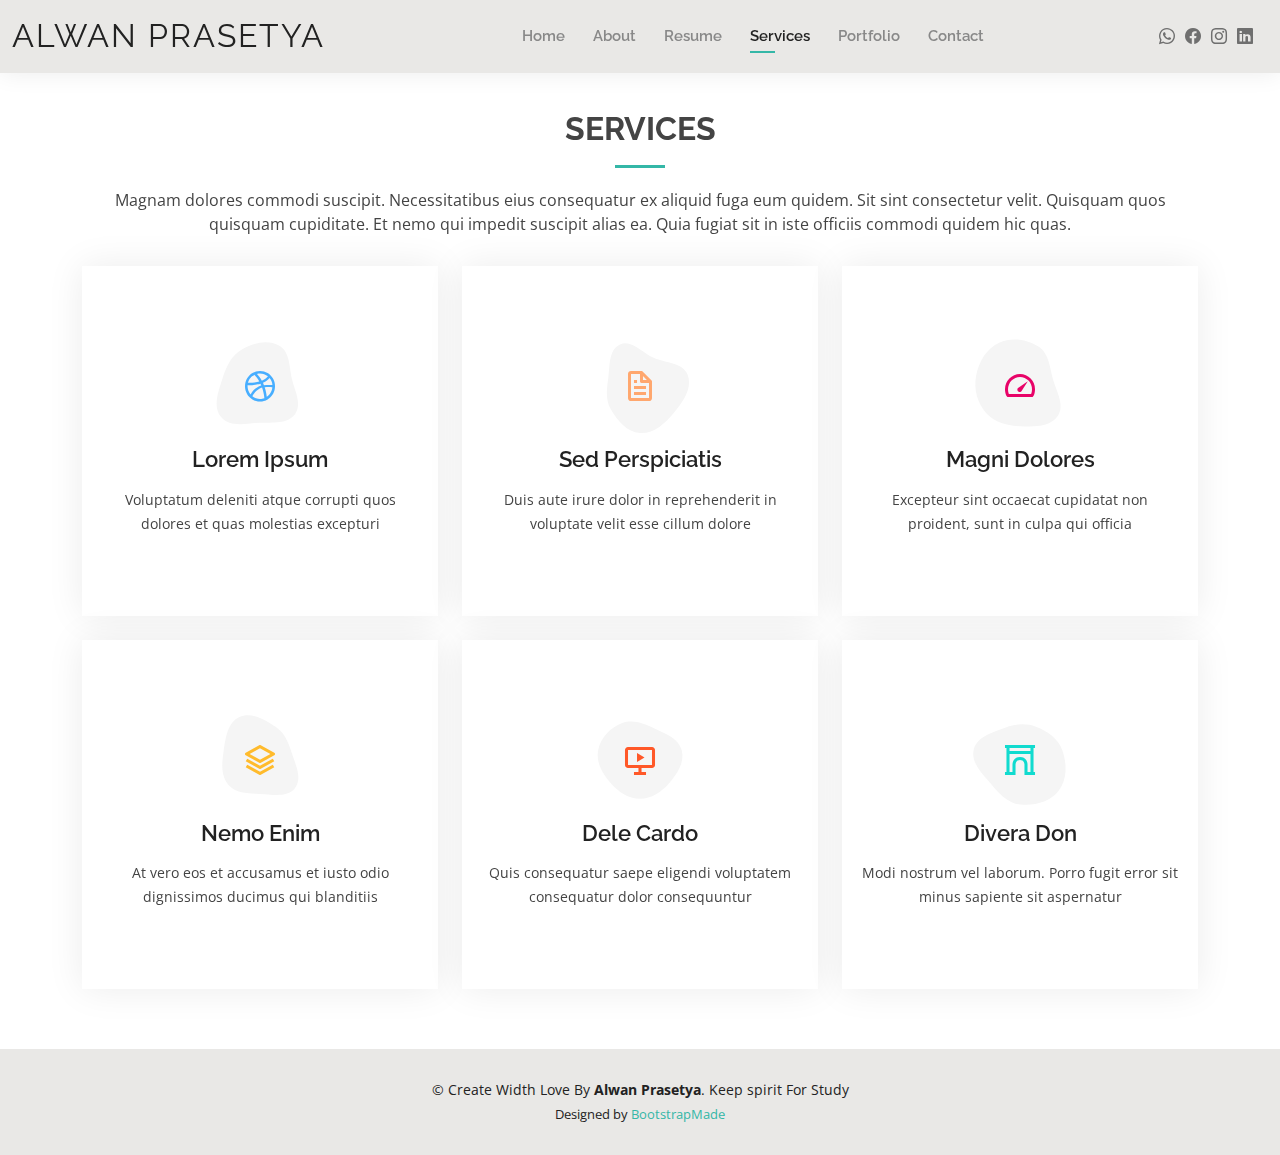
<file: services.html>
<!DOCTYPE html>
<html lang="en">

<head>
  <meta charset="utf-8">
  <meta content="width=device-width, initial-scale=1.0" name="viewport">

  <title>Services - Web Portfolio Saya</title>
  <meta content="" name="description">
  <meta content="" name="keywords">

  <!-- Favicons -->
  <link href="assets/img/favicon.png" rel="icon">
  <link href="assets/img/apple-touch-icon.png" rel="apple-touch-icon">

  <!-- Google Fonts -->
  <link href="https://fonts.googleapis.com/css?family=Open+Sans:300,300i,400,400i,600,600i,700,700i|Raleway:300,300i,400,400i,500,500i,600,600i,700,700i|Poppins:300,300i,400,400i,500,500i,600,600i,700,700i" rel="stylesheet">

  <!-- Vendor CSS Files -->
  <link href="assets/vendor/aos/aos.css" rel="stylesheet">
  <link href="assets/vendor/bootstrap/css/bootstrap.min.css" rel="stylesheet">
  <link href="assets/vendor/bootstrap-icons/bootstrap-icons.css" rel="stylesheet">
  <link href="assets/vendor/boxicons/css/boxicons.min.css" rel="stylesheet">
  <link href="assets/vendor/glightbox/css/glightbox.min.css" rel="stylesheet">
  <link href="assets/vendor/swiper/swiper-bundle.min.css" rel="stylesheet">

  <!-- Template Main CSS File -->
  <link href="assets/css/style.css" rel="stylesheet">

  <!-- =======================================================
  * Template Name: Kelly
  * Updated: Mar 10 2023 with Bootstrap v5.2.3
  * Template URL: https://bootstrapmade.com/kelly-free-bootstrap-cv-resume-html-template/
  * Author: BootstrapMade.com
  * License: https://bootstrapmade.com/license/
  ======================================================== -->
</head>

<body>

  <!-- ======= Header ======= -->
  <header id="header" class="fixed-top">
    <div class="container-fluid d-flex justify-content-between align-items-center">

      <h1 class="logo me-auto me-lg-0"><a href="index.html">Alwan Prasetya</a></h1>
      <!-- Uncomment below if you prefer to use an image logo -->
      <!-- <a href="index.html" class="logo"><img src="assets/img/logo.png" alt="" class="img-fluid"></a>-->

      <nav id="navbar" class="navbar order-last order-lg-0">
        <ul>
          <li><a href="index.html">Home</a></li>
          <li><a href="about.html">About</a></li>
          <li><a href="resume.html">Resume</a></li>
          <li><a class="active" href="services.html">Services</a></li>
          <li><a href="portfolio.html">Portfolio</a></li>
          <li><a href="contact.html">Contact</a></li>
        </ul>
        <i class="bi bi-list mobile-nav-toggle"></i>
      </nav><!-- .navbar -->

      <div class="header-social-links">
        <a href="https://wa.me/qr/VSWO5QZLMLECM1" class="whatsapp"><i class="bi bi-whatsapp"></i></a>
        <a href="#" class="facebook"><i class="bi bi-facebook"></i></a>
        <a href="https://www.instagram.com/alwan_setya/" class="instagram"><i class="bi bi-instagram"></i></a>
        <a href="#" class="linkedin"><i class="bi bi-linkedin"></i></i></a>
      </div>

    </div>

  </header><!-- End Header -->

  <main id="main">

    <!-- ======= Services Section ======= -->
    <section id="services" class="services">
      <div class="container" data-aos="fade-up">

        <div class="section-title">
          <h2>Services</h2>
          <p>Magnam dolores commodi suscipit. Necessitatibus eius consequatur ex aliquid fuga eum quidem. Sit sint consectetur velit. Quisquam quos quisquam cupiditate. Et nemo qui impedit suscipit alias ea. Quia fugiat sit in iste officiis commodi quidem hic quas.</p>
        </div>

        <div class="row">
          <div class="col-lg-4 col-md-6 d-flex align-items-stretch" data-aos="zoom-in" data-aos-delay="100">
            <div class="icon-box iconbox-blue">
              <div class="icon">
                <svg width="100" height="100" viewBox="0 0 600 600" xmlns="http://www.w3.org/2000/svg">
                  <path stroke="none" stroke-width="0" fill="#f5f5f5" d="M300,521.0016835830174C376.1290562159157,517.8887921683347,466.0731472004068,529.7835943286574,510.70327084640275,468.03025145048787C554.3714126377745,407.6079735673963,508.03601936045806,328.9844924480964,491.2728898941984,256.3432110539036C474.5976632858925,184.082847569629,479.9380746630129,96.60480741107993,416.23090153303,58.64404602377083C348.86323505073057,18.502131276798302,261.93793281208167,40.57373210992963,193.5410806939664,78.93577620505333C130.42746243093433,114.334589627462,98.30271207620316,179.96522072025542,76.75703585869454,249.04625023123273C51.97151888228291,328.5150500222984,13.704378332031375,421.85034740162234,66.52175969318436,486.19268352777647C119.04800174914682,550.1803526380478,217.28368757567262,524.383925680826,300,521.0016835830174"></path>
                </svg>
                <i class="bx bxl-dribbble"></i>
              </div>
              <h4><a href="">Lorem Ipsum</a></h4>
              <p>Voluptatum deleniti atque corrupti quos dolores et quas molestias excepturi</p>
            </div>
          </div>

          <div class="col-lg-4 col-md-6 d-flex align-items-stretch mt-4 mt-md-0" data-aos="zoom-in" data-aos-delay="200">
            <div class="icon-box iconbox-orange ">
              <div class="icon">
                <svg width="100" height="100" viewBox="0 0 600 600" xmlns="http://www.w3.org/2000/svg">
                  <path stroke="none" stroke-width="0" fill="#f5f5f5" d="M300,582.0697525312426C382.5290701553225,586.8405444964366,449.9789794690241,525.3245884688669,502.5850820975895,461.55621195738473C556.606425686781,396.0723002908107,615.8543463187945,314.28637112970534,586.6730223649479,234.56875336149918C558.9533121215079,158.8439757836574,454.9685369536778,164.00468322053177,381.49747125262974,130.76875717737553C312.15926192815925,99.40240125094834,248.97055460311594,18.661163978235184,179.8680185752513,50.54337015887873C110.5421016452524,82.52863877960104,119.82277516462835,180.83849132639028,109.12597500060166,256.43424936330496C100.08760227029461,320.3096726198365,92.17705696193138,384.0621239912766,124.79988738764834,439.7174275375508C164.83382741302287,508.01625554203684,220.96474134820875,577.5009287672846,300,582.0697525312426"></path>
                </svg>
                <i class="bx bx-file"></i>
              </div>
              <h4><a href="">Sed Perspiciatis</a></h4>
              <p>Duis aute irure dolor in reprehenderit in voluptate velit esse cillum dolore</p>
            </div>
          </div>

          <div class="col-lg-4 col-md-6 d-flex align-items-stretch mt-4 mt-lg-0" data-aos="zoom-in" data-aos-delay="300">
            <div class="icon-box iconbox-pink">
              <div class="icon">
                <svg width="100" height="100" viewBox="0 0 600 600" xmlns="http://www.w3.org/2000/svg">
                  <path stroke="none" stroke-width="0" fill="#f5f5f5" d="M300,541.5067337569781C382.14930387511276,545.0595476570109,479.8736841581634,548.3450877840088,526.4010558755058,480.5488172755941C571.5218469581645,414.80211281144784,517.5187510058486,332.0715597781072,496.52539010469104,255.14436215662573C477.37192572678356,184.95920475031193,473.57363656557914,105.61284051026155,413.0603344069578,65.22779650032875C343.27470386102294,18.654635553484475,251.2091493199835,5.337323636656869,175.0934190732945,40.62881213300186C97.87086631185822,76.43348514350839,51.98124368387456,156.15599469081315,36.44837278890362,239.84606092416172C21.716077023791087,319.22268207091537,43.775223500013084,401.1760424656574,96.891909868211,461.97329694683043C147.22146801428983,519.5804099606455,223.5754009179313,538.201503339737,300,541.5067337569781"></path>
                </svg>
                <i class="bx bx-tachometer"></i>
              </div>
              <h4><a href="">Magni Dolores</a></h4>
              <p>Excepteur sint occaecat cupidatat non proident, sunt in culpa qui officia</p>
            </div>
          </div>

          <div class="col-lg-4 col-md-6 d-flex align-items-stretch mt-4" data-aos="zoom-in" data-aos-delay="100">
            <div class="icon-box iconbox-yellow">
              <div class="icon">
                <svg width="100" height="100" viewBox="0 0 600 600" xmlns="http://www.w3.org/2000/svg">
                  <path stroke="none" stroke-width="0" fill="#f5f5f5" d="M300,503.46388370962813C374.79870501325706,506.71871716319447,464.8034551963731,527.1746412648533,510.4981551193396,467.86667711651364C555.9287308511215,408.9015244558933,512.6030010748507,327.5744911775523,490.211057578863,256.5855673507754C471.097692560561,195.9906835881958,447.69079081568157,138.11976852964426,395.19560036434837,102.3242989838813C329.3053358748298,57.3949838291264,248.02791733380457,8.279543830951368,175.87071277845988,42.242879143198664C103.41431057327972,76.34704239035025,93.79494320519305,170.9812938413882,81.28167332365135,250.07896920659033C70.17666984294237,320.27484674793965,64.84698225790005,396.69656628748305,111.28512138212992,450.4950937839243C156.20124167950087,502.5303643271138,231.32542653798444,500.4755392045468,300,503.46388370962813"></path>
                </svg>
                <i class="bx bx-layer"></i>
              </div>
              <h4><a href="">Nemo Enim</a></h4>
              <p>At vero eos et accusamus et iusto odio dignissimos ducimus qui blanditiis</p>
            </div>
          </div>

          <div class="col-lg-4 col-md-6 d-flex align-items-stretch mt-4" data-aos="zoom-in" data-aos-delay="200">
            <div class="icon-box iconbox-red">
              <div class="icon">
                <svg width="100" height="100" viewBox="0 0 600 600" xmlns="http://www.w3.org/2000/svg">
                  <path stroke="none" stroke-width="0" fill="#f5f5f5" d="M300,532.3542879108572C369.38199826031484,532.3153073249985,429.10787420159085,491.63046689027357,474.5244479745417,439.17860296908856C522.8885846962883,383.3225815378663,569.1668002868075,314.3205725914397,550.7432151929288,242.7694973846089C532.6665558377875,172.5657663291529,456.2379748765914,142.6223662098291,390.3689995646985,112.34683881706744C326.66090330228417,83.06452184765237,258.84405631176094,53.51806209861945,193.32584062364296,78.48882559362697C121.61183558270385,105.82097193414197,62.805066853699245,167.19869350419734,48.57481801355237,242.6138429142374C34.843463184063346,315.3850353017275,76.69343916112496,383.4422959591041,125.22947124332185,439.3748458443577C170.7312796277747,491.8107796887764,230.57421082200815,532.3932930995766,300,532.3542879108572"></path>
                </svg>
                <i class="bx bx-slideshow"></i>
              </div>
              <h4><a href="">Dele Cardo</a></h4>
              <p>Quis consequatur saepe eligendi voluptatem consequatur dolor consequuntur</p>
            </div>
          </div>

          <div class="col-lg-4 col-md-6 d-flex align-items-stretch mt-4" data-aos="zoom-in" data-aos-delay="300">
            <div class="icon-box iconbox-teal">
              <div class="icon">
                <svg width="100" height="100" viewBox="0 0 600 600" xmlns="http://www.w3.org/2000/svg">
                  <path stroke="none" stroke-width="0" fill="#f5f5f5" d="M300,566.797414625762C385.7384707136149,576.1784315230908,478.7894351017131,552.8928747891023,531.9192734346935,484.94944893311C584.6109503024035,417.5663521118492,582.489472248146,322.67544863468447,553.9536738515405,242.03673114598146C529.1557734026468,171.96086150256528,465.24506316201064,127.66468636344209,395.9583748389544,100.7403814666027C334.2173773831606,76.7482773500951,269.4350130405921,84.62216499799875,207.1952322260088,107.2889140133804C132.92018162631612,134.33871894543012,41.79353780512637,160.00259165414826,22.644507872594943,236.69541883565114C3.319112789854554,314.0945973066697,72.72355303640163,379.243833228382,124.04198916343866,440.3218312028393C172.9286146004772,498.5055451809895,224.45579914871206,558.5317968840102,300,566.797414625762"></path>
                </svg>
                <i class="bx bx-arch"></i>
              </div>
              <h4><a href="">Divera Don</a></h4>
              <p>Modi nostrum vel laborum. Porro fugit error sit minus sapiente sit aspernatur</p>
            </div>
          </div>

        </div>

      </div>
    </section><!-- End Services Section -->

  </main><!-- End #main -->

  <!-- ======= Footer ======= -->
  <footer id="footer">
    <div class="container">
      <div class="copyright">
        &copy; Create Width Love By <strong><span>Alwan Prasetya</span></strong>. Keep spirit For Study

      </div>
      <div class="credits">
        <!-- All the links in the footer should remain intact. -->
        <!-- You can delete the links only if you purchased the pro version. -->
        <!-- Licensing information: https://bootstrapmade.com/license/ -->
        <!-- Purchase the pro version with working PHP/AJAX contact form: https://bootstrapmade.com/kelly-free-bootstrap-cv-resume-html-template/ -->
        Designed by <a href="https://bootstrapmade.com/">BootstrapMade</a>
      </div>
    </div>
  </footer><!-- End  Footer -->

  <div id="preloader"></div>
  <a href="#" class="back-to-top d-flex align-items-center justify-content-center"><i class="bi bi-arrow-up-short"></i></a>

  <!-- Vendor JS Files -->
  <script src="assets/vendor/purecounter/purecounter_vanilla.js"></script>
  <script src="assets/vendor/aos/aos.js"></script>
  <script src="assets/vendor/bootstrap/js/bootstrap.bundle.min.js"></script>
  <script src="assets/vendor/glightbox/js/glightbox.min.js"></script>
  <script src="assets/vendor/isotope-layout/isotope.pkgd.min.js"></script>
  <script src="assets/vendor/swiper/swiper-bundle.min.js"></script>
  <script src="assets/vendor/waypoints/noframework.waypoints.js"></script>
  <script src="assets/vendor/php-email-form/validate.js"></script>

  <!-- Template Main JS File -->
  <script src="assets/js/main.js"></script>

</body>

</html>
</file>
<file: assets/css/style.css>
/**
* Template Name: Kelly
* Updated: Mar 10 2023 with Bootstrap v5.2.3
* Template URL: https://bootstrapmade.com/kelly-free-bootstrap-cv-resume-html-template/
* Author: BootstrapMade.com
* License: https://bootstrapmade.com/license/
*/

/*--------------------------------------------------------------
# General
--------------------------------------------------------------*/
body {
  font-family: "Open Sans", sans-serif;
  color: #444444;
}

a {
  color: #34b7a7;
  text-decoration: none;
}

a:hover {
  color: #51cdbe;
  text-decoration: none;
}

h1,
h2,
h3,
h4,
h5,
h6 {
  font-family: "Raleway", sans-serif;
}

#main {
  margin-top: 50px;
}

@media (max-width: 992px) {
  #main {
    margin-top: 30px;
  }
}

/*--------------------------------------------------------------
# Preloader
--------------------------------------------------------------*/
#preloader {
  position: fixed;
  top: 0;
  left: 0;
  right: 0;
  bottom: 0;
  z-index: 9999;
  overflow: hidden;
  background: #fff;
}

#preloader:before {
  content: "";
  position: fixed;
  top: calc(50% - 30px);
  left: calc(50% - 30px);
  border: 6px solid #34b7a7;
  border-top-color: #dcf5f2;
  border-radius: 50%;
  width: 60px;
  height: 60px;
  animation: animate-preloader 1s linear infinite;
}

@keyframes animate-preloader {
  0% {
    transform: rotate(0deg);
  }

  100% {
    transform: rotate(360deg);
  }
}

/*--------------------------------------------------------------
# Back to top button
--------------------------------------------------------------*/
.back-to-top {
  position: fixed;
  visibility: hidden;
  opacity: 0;
  right: 15px;
  bottom: 15px;
  z-index: 996;
  background: #34b7a7;
  width: 40px;
  height: 40px;
  border-radius: 50px;
  transition: all 0.4s;
}

.back-to-top i {
  font-size: 24px;
  color: #fff;
  line-height: 0;
}

.back-to-top:hover {
  background: #49cbbb;
  color: #fff;
}

.back-to-top.active {
  visibility: visible;
  opacity: 1;
}

/*--------------------------------------------------------------
# Header
--------------------------------------------------------------*/
#header {
  background: #e9e8e6;
  box-shadow: 0px 0px 25px 0 rgba(0, 0, 0, 0.08);
  z-index: 997;
  padding: 15px 0;
}

#header .logo {
  font-size: 32px;
  margin: 0;
  padding: 0;
  line-height: 1;
  font-weight: 400;
  letter-spacing: 2px;
  text-transform: uppercase;
}

#header .logo a {
  color: #222222;
}

#header .logo img {
  max-height: 40px;
}

@media (max-width: 992px) {
  #header .logo {
    font-size: 28px;
  }
}

/*--------------------------------------------------------------
# Header Social Links
--------------------------------------------------------------*/
.header-social-links {
  padding-right: 15px;
}

.header-social-links a {
  color: #6f6f6f;
  padding-left: 6px;
  display: inline-block;
  line-height: 0px;
  transition: 0.3s;
  font-size: 16px;
}

.header-social-links a:hover {
  color: #34b7a7;
}

/*--------------------------------------------------------------
# Navigation Menu
--------------------------------------------------------------*/
/**
* Desktop Navigation 
*/
.navbar {
  padding: 0;
}

.navbar ul {
  margin: 0;
  padding: 0;
  display: flex;
  list-style: none;
  align-items: center;
}

.navbar li {
  position: relative;
  padding: 10px 0 10px 28px;
}

.navbar a,
.navbar a:focus {
  display: flex;
  align-items: center;
  justify-content: space-between;
  font-family: "Raleway", sans-serif;
  font-size: 15px;
  font-weight: 600;
  color: #888888;
  white-space: nowrap;
  transition: 0.3s;
  position: relative;
}

.navbar a i,
.navbar a:focus i {
  font-size: 12px;
  line-height: 0;
  margin-left: 5px;
}

.navbar > ul > li > a:before {
  content: "";
  position: absolute;
  width: 0;
  height: 2px;
  bottom: -5px;
  left: 0;
  background-color: #34b7a7;
  visibility: hidden;
  width: 0px;
  transition: all 0.3s ease-in-out 0s;
}

.navbar a:hover:before,
.navbar li:hover > a:before,
.navbar .active:before {
  visibility: visible;
  width: 25px;
}

.navbar a:hover,
.navbar .active,
.navbar .active:focus,
.navbar li:hover > a {
  color: #222222;
}

.navbar .dropdown ul {
  display: block;
  position: absolute;
  left: 14px;
  top: calc(100% + 30px);
  margin: 0;
  padding: 10px 0;
  z-index: 99;
  opacity: 0;
  visibility: hidden;
  background: #fff;
  box-shadow: 0px 0px 30px rgba(127, 137, 161, 0.25);
  transition: 0.3s;
  border-radius: 4px;
}

.navbar .dropdown ul li {
  min-width: 200px;
  padding: 0;
}

.navbar .dropdown ul a {
  padding: 10px 20px;
  font-size: 15px;
  text-transform: none;
  font-weight: 600;
}

.navbar .dropdown ul a i {
  font-size: 12px;
}

.navbar .dropdown ul a:hover,
.navbar .dropdown ul .active:hover,
.navbar .dropdown ul li:hover > a {
  color: #34b7a7;
}

.navbar .dropdown:hover > ul {
  opacity: 1;
  top: 100%;
  visibility: visible;
}

.navbar .dropdown .dropdown ul {
  top: 0;
  left: calc(100% - 30px);
  visibility: hidden;
}

.navbar .dropdown .dropdown:hover > ul {
  opacity: 1;
  top: 0;
  left: 100%;
  visibility: visible;
}

@media (max-width: 1366px) {
  .navbar .dropdown .dropdown ul {
    left: -90%;
  }

  .navbar .dropdown .dropdown:hover > ul {
    left: -100%;
  }
}

/**
* Mobile Navigation 
*/
.mobile-nav-toggle {
  color: #222222;
  font-size: 28px;
  cursor: pointer;
  display: none;
  line-height: 0;
  transition: 0.5s;
}

.mobile-nav-toggle.bi-x {
  color: #fff;
}

@media (max-width: 991px) {
  .mobile-nav-toggle {
    display: block;
  }

  .navbar ul {
    display: none;
  }
}

.navbar-mobile {
  position: fixed;
  overflow: hidden;
  top: 0;
  right: 0;
  left: 0;
  bottom: 0;
  background: rgba(9, 9, 9, 0.9);
  transition: 0.3s;
  z-index: 999;
}

.navbar-mobile .mobile-nav-toggle {
  position: absolute;
  top: 15px;
  right: 15px;
}

.navbar-mobile ul {
  display: block;
  position: absolute;
  top: 55px;
  right: 15px;
  bottom: 15px;
  left: 15px;
  padding: 10px 0;
  border-radius: 10px;
  background-color: #fff;
  overflow-y: auto;
  transition: 0.3s;
}

.navbar-mobile a,
.navbar-mobile a:focus {
  font-size: 15px;
  padding-right: 15px;
  color: #222222;
}

.navbar-mobile a:hover,
.navbar-mobile .active,
.navbar-mobile li:hover > a {
  color: #34b7a7;
}

.navbar-mobile .getstarted,
.navbar-mobile .getstarted:focus {
  margin: 15px;
}

.navbar-mobile .dropdown ul {
  position: static;
  display: none;
  margin: 10px 20px;
  padding: 10px 0;
  z-index: 99;
  opacity: 1;
  visibility: visible;
  background: #fff;
  box-shadow: 0px 0px 30px rgba(127, 137, 161, 0.25);
}

.navbar-mobile .dropdown ul li {
  min-width: 200px;
}

.navbar-mobile .dropdown ul a {
  padding: 10px 20px;
}

.navbar-mobile .dropdown ul a i {
  font-size: 12px;
}

.navbar-mobile .dropdown ul a:hover,
.navbar-mobile .dropdown ul .active:hover,
.navbar-mobile .dropdown ul li:hover > a {
  color: #34b7a7;
}

.navbar-mobile .dropdown > .dropdown-active {
  display: block;
}

/*--------------------------------------------------------------
# Hero Section
--------------------------------------------------------------*/
#hero {
  width: 100%;
  height: 100vh;
  background: url("../img/hero-bg.jpeg") top right;
  background-size: cover;
}

#hero .container {
  padding-top: 70px;
  position: relative;
}

@media (max-width: 992px) {
  #hero .container {
    padding-top: 58px;
  }
}

#hero h1 {
  margin: 0;
  font-size: 48px;
  font-weight: 700;
  line-height: 56px;
  color: #222222;
}

#hero h2 {
  color: #6f6f6f;
  margin: 10px 0 0 0;
  font-size: 22px;
}

#hero .btn-about {
  font-family: "Raleway", sans-serif;
  text-transform: uppercase;
  font-weight: 600;
  font-size: 12px;
  letter-spacing: 1px;
  display: inline-block;
  padding: 12px 40px;
  border-radius: 50px;
  transition: 0.5s;
  margin-top: 30px;
  color: #fff;
  background: #34b7a7;
}

#hero .btn-about:hover {
  background: #3dc8b7;
}

@media (min-width: 1024px) {
  #hero {
    background-attachment: fixed;
  }
}

@media (max-width: 992px) {
  #hero:before {
    content: "";
    background: rgba(255, 255, 255, 0.8);
    position: absolute;
    bottom: 0;
    top: 0;
    left: 0;
    right: 0;
  }

  #hero h1 {
    font-size: 28px;
    line-height: 36px;
  }

  #hero h2 {
    font-size: 18px;
    line-height: 24px;
  }
}

/*--------------------------------------------------------------
# Sections General
--------------------------------------------------------------*/
section {
  padding: 60px 0;
}

.section-bg {
  background-color: #e7f8f6;
}

.section-title {
  text-align: center;
  padding-bottom: 30px;
}

.section-title h2 {
  font-size: 32px;
  font-weight: bold;
  text-transform: uppercase;
  margin-bottom: 20px;
  padding-bottom: 20px;
  position: relative;
}

.section-title h2::after {
  content: "";
  position: absolute;
  display: block;
  width: 50px;
  height: 3px;
  background: #34b7a7;
  bottom: 0;
  left: calc(50% - 25px);
}

.section-title p {
  margin-bottom: 0;
}

/*--------------------------------------------------------------
# Cta
--------------------------------------------------------------*/
.cta {
  background: linear-gradient(rgba(0, 0, 0, 0.6), rgba(0, 0, 0, 0.6)),
    url("../img/bg-1.jpg") fixed center center;
  background-size: cover;
  padding: 80px 0;
}

.cta h3 {
  color: #fff;
  font-size: 28px;
  font-weight: 700;
}

.cta p {
  color: #fff;
}

.cta .cta-btn {
  font-family: "Raleway", sans-serif;
  text-transform: uppercase;
  font-weight: 500;
  font-size: 16px;
  letter-spacing: 1px;
  display: inline-block;
  padding: 8px 20px;
  border-radius: 2px;
  transition: 0.5s;
  margin: 10px;
  border: 2px solid #fff;
  color: #fff;
}

.cta .cta-btn:hover {
  background: #34b7a7;
  border: 2px solid #34b7a7;
}

@media (max-width: 1024px) {
  .cta {
    background-attachment: scroll;
  }
}

@media (min-width: 769px) {
  .cta .cta-btn-container {
    display: flex;
    align-items: center;
    justify-content: flex-end;
  }
}

/*--------------------------------------------------------------
# About
--------------------------------------------------------------*/
.about .content h3 {
  font-weight: 700;
  font-size: 26px;
  color: #555555;
}

.about .content ul {
  list-style: none;
  padding: 0;
}

.about .content ul li {
  padding-bottom: 10px;
}

.about .content ul i {
  font-size: 20px;
  padding-right: 2px;
  color: #34b7a7;
}

.about .content p:last-child {
  margin-bottom: 0;
}

/*--------------------------------------------------------------
# Skills
--------------------------------------------------------------*/
.skills .progress {
  height: 60px;
  display: block;
  background: none;
  border-radius: 0;
}

.skills .progress .skill {
  padding: 10px 0;
  margin: 0 0 6px 0;
  text-transform: uppercase;
  display: block;
  font-weight: 600;
  font-family: "Poppins", sans-serif;
  color: #222222;
}

.skills .progress .skill .val {
  float: right;
  font-style: normal;
}

.skills .progress-bar-wrap {
  background: #f3f3f3;
}

.skills .progress-bar {
  width: 1px;
  height: 10px;
  transition: 0.9s;
  background-color: #34b7a7;
}

/*--------------------------------------------------------------
# Facts
--------------------------------------------------------------*/
.facts .counters span {
  font-size: 48px;
  display: block;
  color: #34b7a7;
}

.facts .counters p {
  padding: 0;
  margin: 0 0 20px 0;
  font-family: "Raleway", sans-serif;
  font-size: 14px;
}

/*--------------------------------------------------------------
# Testimonials
--------------------------------------------------------------*/
.testimonials .section-header {
  margin-bottom: 40px;
}

.testimonials .testimonials-carousel,
.testimonials .testimonials-slider {
  overflow: hidden;
}

.testimonials .testimonial-item {
  text-align: center;
}

.testimonials .testimonial-item .testimonial-img {
  width: 120px;
  border-radius: 50%;
  border: 4px solid #fff;
  margin: 0 auto;
}

.testimonials .testimonial-item h3 {
  font-size: 20px;
  font-weight: bold;
  margin: 10px 0 5px 0;
  color: #111;
}

.testimonials .testimonial-item h4 {
  font-size: 14px;
  color: #999;
  margin: 0 0 15px 0;
}

.testimonials .testimonial-item .quote-icon-left,
.testimonials .testimonial-item .quote-icon-right {
  color: #c8efea;
  font-size: 26px;
}

.testimonials .testimonial-item .quote-icon-left {
  display: inline-block;
  left: -5px;
  position: relative;
}

.testimonials .testimonial-item .quote-icon-right {
  display: inline-block;
  right: -5px;
  position: relative;
  top: 10px;
}

.testimonials .testimonial-item p {
  font-style: italic;
  margin: 0 auto 15px auto;
}

@media (min-width: 992px) {
  .testimonials .testimonial-item p {
    width: 80%;
  }
}

.testimonials .swiper-pagination {
  margin-top: 20px;
  position: relative;
}

.testimonials .swiper-pagination .swiper-pagination-bullet {
  width: 12px;
  height: 12px;
  background-color: #fff;
  opacity: 1;
  border: 1px solid #34b7a7;
}

.testimonials .swiper-pagination .swiper-pagination-bullet-active {
  background-color: #34b7a7;
}

/*--------------------------------------------------------------
# Resume
--------------------------------------------------------------*/
.resume .resume-title {
  font-size: 26px;
  font-weight: 400;
  margin-top: 20px;
  margin-bottom: 20px;
  color: #222222;
}

.resume .resume-item {
  padding: 0 0 20px 20px;
  margin-top: -2px;
  border-left: 2px solid #34b7a7;
  position: relative;
}

.resume .resume-item h4 {
  line-height: 18px;
  font-size: 18px;
  font-weight: 600;
  font-family: "Poppins", sans-serif;
  color: #1d685f;
  margin-bottom: 10px;
}

.resume .resume-item h5 {
  font-size: 16px;
  background: #effbf9;
  padding: 5px 15px;
  display: inline-block;
  font-weight: 600;
  margin-bottom: 10px;
  color: #34b7a7;
}

.resume .resume-item ul {
  padding-left: 20px;
}

.resume .resume-item ul li {
  padding-bottom: 10px;
}

.resume .resume-item:last-child {
  padding-bottom: 0;
}

.resume .resume-item::before {
  content: "";
  position: absolute;
  width: 16px;
  height: 16px;
  border-radius: 50px;
  left: -9px;
  top: 0;
  background: #fff;
  border: 2px solid #34b7a7;
}

/*--------------------------------------------------------------
# Services
--------------------------------------------------------------*/
.services .icon-box {
  text-align: center;
  padding: 70px 20px 80px 20px;
  transition: all ease-in-out 0.3s;
  background: #fff;
  box-shadow: 0px 0 35px 0 rgba(0, 0, 0, 0.08);
}

.services .icon-box .icon {
  margin: 0 auto;
  width: 100px;
  height: 100px;
  display: flex;
  align-items: center;
  justify-content: center;
  transition: ease-in-out 0.3s;
  position: relative;
}

.services .icon-box .icon i {
  font-size: 36px;
  transition: 0.5s;
  position: relative;
}

.services .icon-box .icon svg {
  position: absolute;
  top: 0;
  left: 0;
}

.services .icon-box .icon svg path {
  transition: 0.5s;
  fill: #f5f5f5;
}

.services .icon-box h4 {
  font-weight: 600;
  margin: 10px 0 15px 0;
  font-size: 22px;
}

.services .icon-box h4 a {
  color: #222222;
  transition: ease-in-out 0.3s;
}

.services .icon-box p {
  line-height: 24px;
  font-size: 14px;
  margin-bottom: 0;
}

.services .iconbox-blue i {
  color: #47aeff;
}

.services .iconbox-blue:hover .icon i {
  color: #fff;
}

.services .iconbox-blue:hover .icon path {
  fill: #47aeff;
}

.services .iconbox-orange i {
  color: #ffa76e;
}

.services .iconbox-orange:hover .icon i {
  color: #fff;
}

.services .iconbox-orange:hover .icon path {
  fill: #ffa76e;
}

.services .iconbox-pink i {
  color: #e80368;
}

.services .iconbox-pink:hover .icon i {
  color: #fff;
}

.services .iconbox-pink:hover .icon path {
  fill: #e80368;
}

.services .iconbox-yellow i {
  color: #ffbb2c;
}

.services .iconbox-yellow:hover .icon i {
  color: #fff;
}

.services .iconbox-yellow:hover .icon path {
  fill: #ffbb2c;
}

.services .iconbox-red i {
  color: #ff5828;
}

.services .iconbox-red:hover .icon i {
  color: #fff;
}

.services .iconbox-red:hover .icon path {
  fill: #ff5828;
}

.services .iconbox-teal i {
  color: #11dbcf;
}

.services .iconbox-teal:hover .icon i {
  color: #fff;
}

.services .iconbox-teal:hover .icon path {
  fill: #11dbcf;
}

/*--------------------------------------------------------------
# Portfolio
--------------------------------------------------------------*/
.portfolio .portfolio-item {
  margin-bottom: 30px;
}

.portfolio #portfolio-flters {
  padding: 0;
  margin: 0 auto 20px auto;
  list-style: none;
  text-align: center;
}

.portfolio #portfolio-flters li {
  cursor: pointer;
  display: inline-block;
  padding: 8px 16px 10px 16px;
  font-size: 13px;
  font-weight: 500;
  line-height: 1;
  text-transform: uppercase;
  color: #444444;
  margin-bottom: 5px;
  transition: all 0.3s ease-in-out;
  border-radius: 50px;
}

.portfolio #portfolio-flters li:hover,
.portfolio #portfolio-flters li.filter-active {
  color: #fff;
  background: #34b7a7;
}

.portfolio #portfolio-flters li:last-child {
  margin-right: 0;
}

.portfolio .portfolio-wrap {
  transition: 0.3s;
  position: relative;
  overflow: hidden;
  z-index: 1;
  background: rgba(34, 34, 34, 0.6);
}

.portfolio .portfolio-wrap::before {
  content: "";
  background: rgba(34, 34, 34, 0.6);
  position: absolute;
  left: 0;
  right: 0;
  top: 0;
  bottom: 0;
  transition: all ease-in-out 0.3s;
  z-index: 2;
  opacity: 0;
}

.portfolio .portfolio-wrap img {
  transition: all ease-in-out 0.3s;
}

.portfolio .portfolio-wrap .portfolio-info {
  opacity: 0;
  position: absolute;
  top: 0;
  left: 0;
  right: 0;
  bottom: 0;
  z-index: 3;
  transition: all ease-in-out 0.3s;
  display: flex;
  flex-direction: column;
  justify-content: flex-end;
  align-items: flex-start;
  padding: 20px;
}

.portfolio .portfolio-wrap .portfolio-info h4 {
  font-size: 20px;
  color: #fff;
  font-weight: 600;
}

.portfolio .portfolio-wrap .portfolio-info p {
  color: rgba(255, 255, 255, 0.7);
  font-size: 14px;
  text-transform: uppercase;
  padding: 0;
  margin: 0;
  font-style: italic;
}

.portfolio .portfolio-wrap .portfolio-links {
  text-align: center;
  z-index: 4;
}

.portfolio .portfolio-wrap .portfolio-links a {
  color: #fff;
  margin: 0 5px 0 0;
  font-size: 28px;
  display: inline-block;
  transition: 0.3s;
}

.portfolio .portfolio-wrap .portfolio-links a:hover {
  color: #78d9cd;
}

.portfolio .portfolio-wrap:hover::before {
  opacity: 1;
}

.portfolio .portfolio-wrap:hover img {
  transform: scale(1.2);
}

.portfolio .portfolio-wrap:hover .portfolio-info {
  opacity: 1;
}

/*--------------------------------------------------------------
# Portfolio Details
--------------------------------------------------------------*/
.portfolio-details {
  padding-top: 0;
}

.portfolio-details .portfolio-details-slider img {
  width: 100%;
}

.portfolio-details .portfolio-details-slider .swiper-pagination {
  margin-top: 20px;
  position: relative;
}

.portfolio-details
  .portfolio-details-slider
  .swiper-pagination
  .swiper-pagination-bullet {
  width: 12px;
  height: 12px;
  background-color: #fff;
  opacity: 1;
  border: 1px solid #34b7a7;
}

.portfolio-details
  .portfolio-details-slider
  .swiper-pagination
  .swiper-pagination-bullet-active {
  background-color: #34b7a7;
}

.portfolio-details .portfolio-info {
  padding: 30px;
  box-shadow: 0px 0 30px rgba(34, 34, 34, 0.08);
}

.portfolio-details .portfolio-info h3 {
  font-size: 22px;
  font-weight: 700;
  margin-bottom: 20px;
  padding-bottom: 20px;
  border-bottom: 1px solid #eee;
}

.portfolio-details .portfolio-info ul {
  list-style: none;
  padding: 0;
  font-size: 15px;
}

.portfolio-details .portfolio-info ul li + li {
  margin-top: 10px;
}

.portfolio-details .portfolio-description {
  padding-top: 30px;
}

.portfolio-details .portfolio-description h2 {
  font-size: 26px;
  font-weight: 700;
  margin-bottom: 20px;
}

.portfolio-details .portfolio-description p {
  padding: 0;
}

/*--------------------------------------------------------------
# Contact
--------------------------------------------------------------*/
.contact .info {
  width: 100%;
  background: #fff;
}

.contact .info i {
  font-size: 20px;
  color: #34b7a7;
  float: left;
  width: 44px;
  height: 44px;
  background: #effbf9;
  display: flex;
  justify-content: center;
  align-items: center;
  border-radius: 50px;
  transition: all 0.3s ease-in-out;
}

.contact .info h4 {
  padding: 0 0 0 60px;
  font-size: 22px;
  font-weight: 600;
  margin-bottom: 5px;
  color: #222222;
}

.contact .info p {
  padding: 0 0 0 60px;
  margin-bottom: 0;
  font-size: 14px;
  color: #555555;
}

.contact .info .email,
.contact .info .phone {
  margin-top: 40px;
}

.contact .info .email:hover i,
.contact .info .address:hover i,
.contact .info .phone:hover i {
  background: #34b7a7;
  color: #fff;
}

.contact .btn-kirim {
  width: 100%;
  background: #1d685f;
}

.contact .btn-kirim .form-group {
  padding-bottom: 8px;
}

.contact .btn-kirim .error-message {
  display: none;
  color: #18d26e;
  background: #ed3c0d;
  text-align: center;
  padding: 15px;
  font-weight: 600;
}

.contact .btn-kirim .sent-message {
  display: none;
  color: #1d685f;
  background: #18d26e;
  text-align: center;
  padding: 15px;
  font-weight: 600;
}

.contact .btn-kirim .loading {
  display: none;
  background: #1d685f;
  text-align: center;
  padding: 15px;
}

.contact .btn-kirim .loading:before {
  content: "";
  display: inline-block;
  border-radius: 50%;
  width: 24px;
  height: 24px;
  margin: 0 10px -6px 0;
  border: 3px solid #18d26e;
  border-top-color: #47aeff;
  animation: animate-loading 1s linear infinite;
}

.contact .btn-kirim input,
.contact .btn-kirim textarea {
  border-radius: 4px;
  box-shadow: none;
  font-size: 14px;
}

.contact .btn-kirim input:focus,
.contact .btn-kirim textarea:focus {
  border-color: #34b7a7;
}

.contact .btn-kirim input {
  height: 44px;
}

.contact .btn-kirim textarea {
  padding: 10px 12px;
}

.contact .btn-kirim button[type="submit"] {
  background: #34b7a7;
  border: 0;
  padding: 10px 30px 12px 30px;
  color: #1d685f;
  transition: 0.4s;
  border-radius: 50px;
}

.contact .btn-kirim button[type="submit"]:hover {
  background: #3dc8b7;
}

@keyframes animate-loading {
  0% {
    transform: rotate(0deg);
  }

  100% {
    transform: rotate(360deg);
  }
}

/*--------------------------------------------------------------
# Footer
--------------------------------------------------------------*/
#footer {
  background: #e9e8e6;
  padding: 30px 0;
  color: #222222;
  font-size: 14px;
  text-align: center;
}

#footer .credits {
  padding-top: 5px;
  font-size: 13px;
}

#footer .credits a {
  color: #34b7a7;
}
</file>
